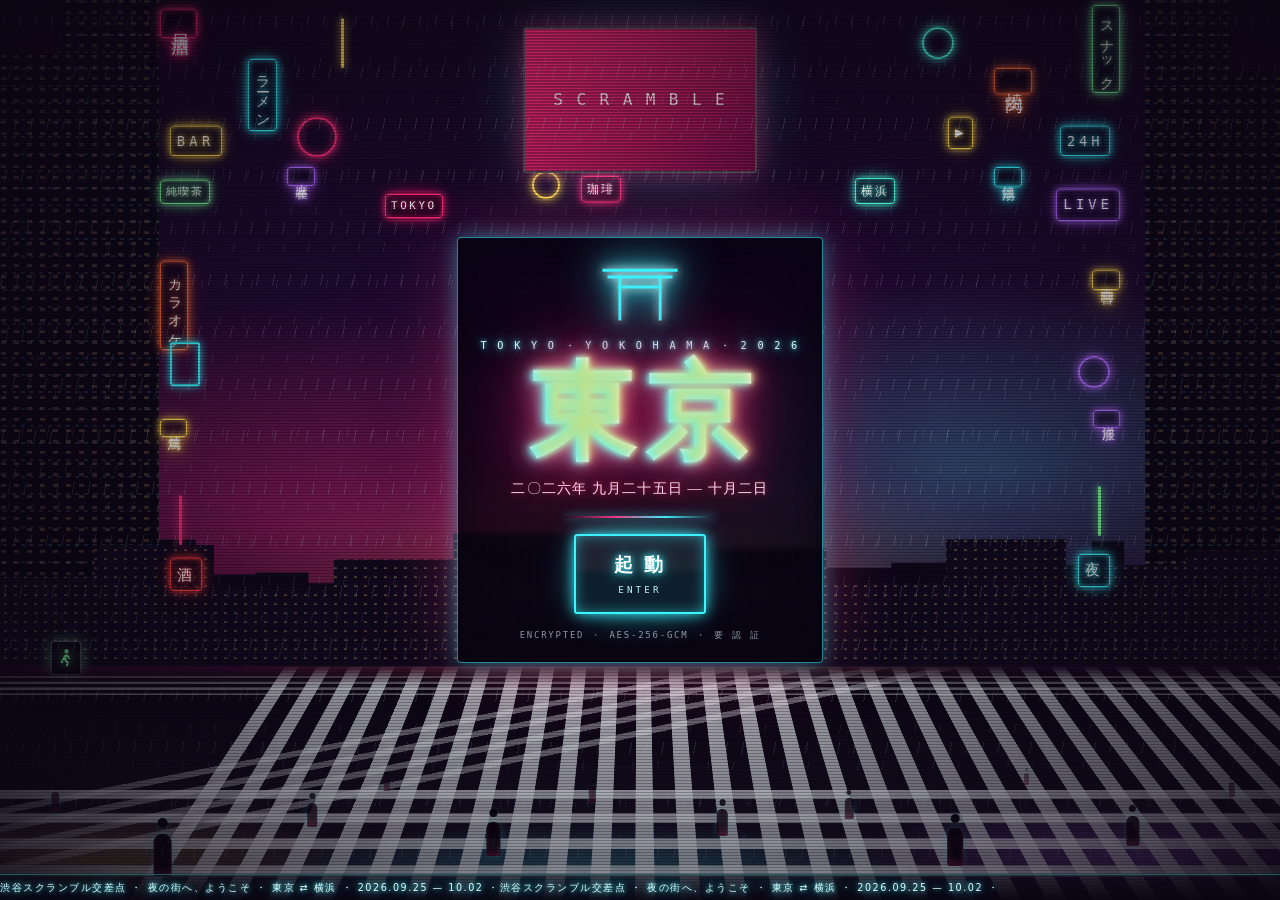
<file: docs/index.html>
<!DOCTYPE html>
<html lang="zh-Hant">
<head>
<meta charset="utf-8">
<meta name="viewport" content="width=device-width, initial-scale=1, viewport-fit=cover">
<!--
  攻擊面最小化：只允許同源資源，無任何第三方來源，
  禁止 inline script／eval、禁止被 iframe 嵌入、禁止表單送出。
-->
<meta http-equiv="Content-Security-Policy" content="
  default-src 'none';
  script-src 'self';
  style-src 'self';
  img-src 'self' data:;
  connect-src 'self';
  font-src 'self';
  base-uri 'none';
  form-action 'none';
  object-src 'none';
  manifest-src 'self'">
<!-- frame-ancestors 依規格只有經 HTTP 標頭下達才有效，而 GitHub Pages 無法自訂標頭；
     防點擊劫持改由 app.js 開頭的 frame guard 負責。 -->
<meta name="robots" content="noindex, nofollow, noarchive, nosnippet, noimageindex">
<meta name="referrer" content="no-referrer">
<meta name="color-scheme" content="light dark">
<meta name="theme-color" content="#0E1B36">
<title>行程</title>
<link rel="stylesheet" href="style.css?v=113bef45">
<link rel="icon" href="data:image/svg+xml,<svg xmlns='http://www.w3.org/2000/svg' viewBox='0 0 32 32'><rect width='32' height='32' rx='7' fill='%230E1B36'/><circle cx='16' cy='9' r='3' fill='%23FF5C7A'/><path d='M16 12 L21 24 L16 21 L11 24 Z' fill='%23FFD166'/></svg>">
</head>
<body>

<!-- 入口畫面：渋谷スクランブル交差点。按下「起動」之後才進解鎖，
     行程在此之前完全不出現。整個場景是 CSS 與 inline SVG 畫的，
     沒有任何外部字型或圖檔（CSP 只允許同源）。 -->
<div id="gate">
  <div class="gate-bg" aria-hidden="true">
    <div class="sc-sky"></div>
    <div class="sc-glow"></div>

    <svg class="sc-skyline" viewBox="0 0 1200 300" preserveAspectRatio="none">
      <path d="M0 300 L0 111 L40 111 L40 165 L108 165 L108 171 L154 171 L154 163 L214 163 L214 216 L266 216 L266 213 L312 213 L312 229 L364 229 L364 234 L392 234 L392 236 L420 236 L420 231 L472 231 L472 256 L532 256 L532 246 L584 246 L584 253 L612 253 L612 264 L664 264 L664 250 L716 250 L716 221 L750 221 L750 206 L818 206 L818 198 L878 198 L878 206 L946 206 L946 230 L992 230 L992 166 L1020 166 L1020 210 L1066 210 L1066 159 L1100 159 L1100 174 L1146 174 L1146 123 L1180 123 L1180 121 L1200 121 L1200 300 Z"/>
    </svg>

    <!-- 掛招牌的暗牆 -->
    <div class="sc-tower sc-tower-l"><div class="sc-win"></div></div>
    <div class="sc-tower sc-tower-r"><div class="sc-win"></div></div>
    <div class="sc-mid"></div>

    <!-- 霓虹招牌牆 -->
    <div class="sc-wall">
      <span class="sc-sign sc-v sc-s1">居酒屋</span>
      <span class="sc-sign sc-v sc-s2">ラーメン</span>
      <span class="sc-tube sc-s3 sc-r2"></span>
      <span class="sc-sign sc-v sc-s4">スナック</span>
      <span class="sc-sign sc-v sc-s5">焼肉</span>
      <span class="sc-ring sc-s6"></span>
      <span class="sc-sign sc-h sc-s7 sc-r2">BAR</span>
      <span class="sc-ring sc-s8 sc-r2"></span>
      <span class="sc-sign sc-h sc-s9 sc-r2">24H</span>
      <span class="sc-sign sc-h sc-s10 sc-r2">▶</span>
      <span class="sc-sign sc-h sc-s11">純喫茶</span>
      <span class="sc-sign sc-v sc-s12">麻雀</span>
      <span class="sc-sign sc-h sc-s13 sc-c">TOKYO</span>
      <span class="sc-ring sc-s14 sc-c"></span>
      <span class="sc-sign sc-h sc-s15 sc-c">珈琲</span>
      <span class="sc-sign sc-h sc-s16 sc-c">横浜</span>
      <span class="sc-sign sc-v sc-s17">銭湯</span>
      <span class="sc-sign sc-h sc-s18">LIVE</span>
      <span class="sc-sign sc-v sc-s19">カラオケ</span>
      <span class="sc-box sc-s20"></span>
      <span class="sc-sign sc-v sc-s21">焼鳥</span>
      <span class="sc-tube sc-s22"></span>
      <span class="sc-sign sc-h sc-s23">酒</span>
      <span class="sc-sign sc-v sc-s24">両替</span>
      <span class="sc-ring sc-s25"></span>
      <span class="sc-sign sc-v sc-s26">洋服</span>
      <span class="sc-tube sc-s27"></span>
      <span class="sc-sign sc-h sc-s28">夜</span>
    </div>

    <!-- 正面大型看板：四張輪播 -->
    <div class="sc-board">
      <div class="sc-screen">
        <div class="sc-reel">
          <div class="sc-slide sc-slide-a">S C R A M B L E</div>
          <div class="sc-slide sc-slide-b">渋 谷</div>
          <div class="sc-slide sc-slide-c">09.25 — 10.02</div>
          <div class="sc-slide sc-slide-d">東 京</div>
          <div class="sc-slide sc-slide-a">S C R A M B L E</div>
        </div>
        <div class="sc-screen-scan"></div>
      </div>
    </div>

    <!-- 行人號誌：青信号 -->
    <div class="sc-signal">
      <svg viewBox="0 0 24 24">
        <circle cx="12.6" cy="4" r="2.5"/>
        <path d="M10.4 8.1 L13.9 7.5 L17.2 12.4 L15.4 13.6 L12.9 10.2 L12.3 13.5 L15.4 17.3 L14.2 22.2 L11.9 21.7 L12.9 17.9 L9.3 14.3 L7.5 18.6 L5.4 17.5 L8.6 11.1 Z"/>
      </svg>
    </div>

    <!-- 路面 -->
    <div class="sc-road">
      <div class="sc-zebra sc-zebra-a"></div>
      <div class="sc-zebra sc-zebra-b"></div>
      <div class="sc-zebra sc-zebra-c"></div>
      <div class="sc-zebra sc-zebra-d"></div>
      <div class="sc-zebra sc-zebra-e"></div>
      <div class="sc-pool"></div>
    </div>

    <!-- 掠過的車燈 -->
    <div class="sc-car sc-car-1"></div>
    <div class="sc-car sc-car-2"></div>
    <div class="sc-car sc-car-3"></div>

    <!-- 人群：奇數往右、偶數往左 -->
    <div class="sc-crowd">
      <span class="ped"><i></i></span>
      <span class="ped"><i></i></span>
      <span class="ped"><i></i></span>
      <span class="ped"><i></i></span>
      <span class="ped"><i></i></span>
      <span class="ped"><i></i></span>
      <span class="ped"><i></i></span>
      <span class="ped"><i></i></span>
      <span class="ped"><i></i></span>
      <span class="ped"><i></i></span>
      <span class="ped"><i></i></span>
      <span class="ped"><i></i></span>
    </div>

    <div class="sc-rain sc-rain-a"></div>
    <div class="sc-rain sc-rain-b"></div>
    <div class="sc-scan"></div>
    <div class="sc-vig"></div>
  </div>

  <div class="gate-inner">
    <div aria-hidden="true" class="gate-torii">
      <svg viewBox="0 0 200 160">
        <g fill="none" stroke="currentColor" stroke-width="7" stroke-linecap="square">
          <path d="M14 34 H186"/>
          <path d="M26 50 H174"/>
          <path d="M52 50 V150"/>
          <path d="M148 50 V150"/>
          <path d="M52 74 H148"/>
        </g>
      </svg>
    </div>
    <p class="gate-kicker">T O K Y O ・ Y O K O H A M A ・ 2 0 2 6</p>
    <h1 class="gate-title" data-text="東京">東京</h1>
    <p class="gate-sub">二〇二六年 九月二十五日 — 十月二日</p>
    <p class="gate-rule" aria-hidden="true"></p>
    <button id="gate-enter" class="gate-enter" type="button">
      <span class="gate-enter-ja">起 動</span>
      <span class="gate-enter-en">ENTER</span>
    </button>
    <p class="gate-foot">ENCRYPTED ・ AES-256-GCM ・ 要 認 証</p>
  </div>

  <p class="sc-ticker" aria-hidden="true">
    <span class="sc-tick">
      <i>渋谷スクランブル交差点 ・ 夜の街へ、ようこそ ・ 東京 ⇄ 横浜 ・ 2026.09.25 — 10.02 ・ </i>
      <i>渋谷スクランブル交差点 ・ 夜の街へ、ようこそ ・ 東京 ⇄ 横浜 ・ 2026.09.25 — 10.02 ・ </i>
    </span>
  </p>
</div>

<!-- 解鎖畫面：資料在通過這一關之前都還是密文 -->
<div id="lock" hidden>
  <div class="lock-card">
    <div class="lock-mark" aria-hidden="true">
      <svg viewBox="0 0 32 32" width="52" height="52">
        <rect width="32" height="32" rx="7" fill="#0E1B36"/>
        <circle cx="16" cy="9" r="3" fill="#FF5C7A"/>
        <path d="M16 12 L21 24 L16 21 L11 24 Z" fill="#FFD166"/>
      </svg>
    </div>
    <h1>行程已加密</h1>
    <p class="lock-hint">輸入密碼以在此裝置上解密。資料不會離開這個瀏覽器。</p>
    <form id="lock-form" autocomplete="off">
      <input id="pass" type="password" placeholder="密碼" autocomplete="current-password"
             spellcheck="false" autocapitalize="none" aria-label="密碼">
      <label class="remember">
        <input type="checkbox" id="remember"> 在此裝置記住密碼
      </label>
      <button type="submit" id="unlock">解鎖</button>
    </form>
    <p id="lock-err" class="lock-err" role="alert"></p>
    <p class="lock-foot">AES-256-GCM ・ PBKDF2-SHA256 600,000 次迭代</p>
  </div>
</div>

<!-- 主畫面 -->
<div id="app" hidden>
  <main id="view"></main>
  <nav id="tabs">
    <!-- 只在桌機的側邊導覽列出現；手機的底部分頁列用 display:none 收起來 -->
    <div class="rail-brand" aria-hidden="true">
      <span class="rail-ja">東京</span>
      <span class="rail-en">2026.09.25 — 10.02</span>
    </div>
    <button data-route="#/home" class="tab">
      <svg viewBox="0 0 24 24" aria-hidden="true"><path d="M7 2v2H4a2 2 0 0 0-2 2v14a2 2 0 0 0 2 2h16a2 2 0 0 0 2-2V6a2 2 0 0 0-2-2h-3V2h-2v2H9V2H7zm13 8v10H4V10h16z"/></svg>
      <span>行程</span>
    </button>
    <button data-route="#/spots" class="tab">
      <svg viewBox="0 0 24 24" aria-hidden="true"><path d="M12 2a10 10 0 1 0 0 20 10 10 0 0 0 0-20zm3.5 6.5-2 5-5 2 2-5 5-2z"/></svg>
      <span>景點</span>
    </button>
    <button data-route="#/checklist" class="tab">
      <svg viewBox="0 0 24 24" aria-hidden="true"><path d="M19 3H5a2 2 0 0 0-2 2v14a2 2 0 0 0 2 2h14a2 2 0 0 0 2-2V5a2 2 0 0 0-2-2zm-9 14-4-4 1.4-1.4L10 14.2l6.6-6.6L18 9l-8 8z"/></svg>
      <span>準備</span>
    </button>
  </nav>
</div>

<script src="app.js?v=d0e4d746"></script>
</body>
</html>
</file>
<file: docs/style.css>
/* 東京2026 — 行程網站。配色沿用 App 的 Material 3 色盤。 */

:root {
  --primary: #1E3A5F;
  --on-primary: #ffffff;
  --secondary: #E8607A;
  --tertiary: #E0A32E;
  --bg: #FBF7F1;
  --on-bg: #1B1A18;
  --surface: #ffffff;
  --on-surface: #1B1A18;
  --surface-variant: #EFE7DA;
  --on-surface-variant: #4A453D;
  --ok: #2FA85F;
  --eat: #C8791E;
  --radius: 18px;
  --shadow: 0 1px 3px rgba(0,0,0,.10), 0 6px 18px rgba(0,0,0,.05);
  --tabbar: 62px;
  --rail: 216px;          /* 桌機左側常駐導覽列的寬度 */
  --content-max: 1500px;  /* 導覽列右側的內容最大寬度 */
}

@media (prefers-color-scheme: dark) {
  :root {
    --primary: #9EC1F0;
    --on-primary: #0B1B2E;
    --secondary: #FF97AA;
    --tertiary: #E0A32E;
    --bg: #14161A;
    --on-bg: #ECE6DE;
    --surface: #1D2026;
    --on-surface: #ECE6DE;
    --surface-variant: #2A2F38;
    --on-surface-variant: #C7C1B8;
    --eat: #E9A94C;
    --shadow: 0 1px 3px rgba(0,0,0,.5), 0 6px 18px rgba(0,0,0,.35);
  }
}

* { box-sizing: border-box; -webkit-tap-highlight-color: transparent; }

/* 圖片一律不得超出容器；未套用尺寸規則時也不會撐破版面 */
img { max-width: 100%; }

/* SVG 沒有明確尺寸時會以預設值撐破版面（.chev 就曾如此）。
   這是保底值，個別規則仍可覆寫。 */
svg { width: 22px; height: 22px; flex: none; }

html, body {
  margin: 0; padding: 0;
  background: var(--bg); color: var(--on-bg);
  font-family: system-ui, -apple-system, "Noto Sans TC", "Hiragino Sans",
               "Microsoft JhengHei", sans-serif;
  line-height: 1.6;
  overscroll-behavior-y: none;
}

button { font: inherit; color: inherit; cursor: pointer; }
a { color: var(--primary); }

/* ---------- 解鎖畫面 ---------- */
#lock {
  position: fixed; inset: 0; z-index: 100;
  display: flex; align-items: center; justify-content: center;
  padding: 24px;
  background: linear-gradient(160deg, #0E1B36, #2B3F7A 60%, #E9827A);
}
.lock-card {
  width: 100%; max-width: 380px;
  background: var(--surface); color: var(--on-surface);
  border-radius: 24px; padding: 32px 26px;
  box-shadow: 0 20px 60px rgba(0,0,0,.4);
  text-align: center;
}
.lock-mark { margin-bottom: 14px; }
.lock-mark svg { width: 52px; height: 52px; }   /* 覆寫全域 svg 保底尺寸 */
.lock-card h1 { margin: 0 0 6px; font-size: 1.3rem; }
.lock-hint { margin: 0 0 20px; font-size: .86rem; color: var(--on-surface-variant); }
#lock-form { display: flex; flex-direction: column; gap: 12px; }
#pass {
  font: inherit; padding: 13px 15px;
  border: 1.5px solid var(--surface-variant); border-radius: 13px;
  background: var(--bg); color: var(--on-bg);
}
#pass:focus { outline: 2px solid var(--primary); outline-offset: 1px; border-color: transparent; }
.remember {
  display: flex; align-items: center; gap: 8px;
  font-size: .82rem; color: var(--on-surface-variant); text-align: left;
}
#unlock {
  padding: 13px; border: 0; border-radius: 13px;
  background: var(--primary); color: var(--on-primary); font-weight: 700;
}
#unlock:disabled { opacity: .6; }
.lock-err { min-height: 1.2em; margin: 12px 0 0; color: var(--secondary); font-size: .85rem; }
.lock-foot { margin: 16px 0 0; font-size: .7rem; color: var(--on-surface-variant); opacity: .75; }

/* ---------- 版面 ---------- */
/* 同一份內容有三套版面，不是同一條窄欄拉長：
     手機（< 700px）   單欄 ＋ 底部分頁列
     平板（≥ 700px）   卡片並排成兩欄
     桌機（≥ 1024px）  分頁列換成左側常駐導覽列，內容拆成主欄＋側欄
   變寬時是靠重新排版把空間吃掉。照片一律 object-fit: cover 裁切、主視覺再加
   高度上限，所以任何寬度下都是重新構圖而不是被拉成變形的一條。
   實際的斷點規則集中在檔案末尾的「自適應版面」一節。 */
#app { margin: 0 auto; }
#view { padding-bottom: calc(var(--tabbar) + env(safe-area-inset-bottom) + 16px); }

#tabs {
  position: fixed; left: 0; right: 0; bottom: 0; z-index: 50;
  display: flex; background: var(--surface);
  border-top: 1px solid var(--surface-variant);
  padding-bottom: env(safe-area-inset-bottom);
}

/* 導覽列在手機上只是分頁列，展開成側欄時才需要這塊標題 */
.rail-brand { display: none; }
.tab {
  flex: 1; border: 0; background: none;
  display: flex; flex-direction: column; align-items: center; gap: 2px;
  padding: 8px 0 6px; color: var(--on-surface-variant); font-size: .7rem;
}
.tab svg { width: 23px; height: 23px; fill: currentColor; }
.tab[aria-current="page"] { color: var(--primary); font-weight: 700; }

/* ---------- 主視覺 ---------- */
.hero { position: relative; aspect-ratio: 39 / 21; overflow: hidden; }
.hero.small { aspect-ratio: 179 / 75; }
/* 有照片時是 <img>，沒有照片時是漸層的 <div class="noimg">，兩者都要撐滿 */
.hero img, .hero .noimg { width: 100%; height: 100%; object-fit: cover; display: block; }
/* 無實景照也找不到合適授權圖的景點：手繪風格插畫置中於暖色底 */
.illus-spot { display: flex; align-items: center; justify-content: center; }
.illus-spot svg {
  width: 46%; height: 46%; fill: none; stroke: #6B4A3D;
  stroke-width: 3; stroke-linecap: round; stroke-linejoin: round; opacity: .78;
}
.hero .scrim {
  position: absolute; inset: 0;
  background: linear-gradient(to bottom,
    transparent 0%, rgba(0,0,0,.18) 32%, rgba(0,0,0,.52) 66%, rgba(0,0,0,.76) 100%);
}
.hero .cap { position: absolute; left: 20px; bottom: 16px; right: 20px; color: #fff; }
.hero .cap h1 { margin: 0; font-size: 1.35rem; }
.hero .cap h2 { margin: 0; font-size: 1.05rem; }
.hero .cap p { margin: 2px 0 0; font-size: .85rem; opacity: .92; }
.hero .corner { position: absolute; top: 12px; right: 12px; }

/* ---------- 元件 ---------- */
.card {
  background: var(--surface); border-radius: var(--radius);
  margin: 12px 16px; box-shadow: var(--shadow); overflow: hidden;
}
.card.tap { cursor: pointer; }
.card-pad { padding: 16px; }

.card-title {
  display: flex; align-items: center; gap: 8px;
  font-weight: 700; margin-bottom: 10px;
}
.card-title::before {
  content: ""; width: 4px; height: 18px; border-radius: 2px;
  background: var(--accent, var(--primary));
}

.pill {
  display: inline-block; padding: 4px 10px; border-radius: 999px;
  font-size: .74rem; font-weight: 500; white-space: nowrap;
}
.row { display: flex; gap: 8px; align-items: center; }
.wrap { flex-wrap: wrap; }
.scroll-x {
  display: flex; gap: 8px; overflow-x: auto; padding-bottom: 4px;
  scrollbar-width: none;
}
.scroll-x::-webkit-scrollbar { display: none; }

.section-title {
  margin: 20px 20px 2px; font-size: 1.15rem; font-weight: 700;
}

ul.bullets { margin: 0; padding: 0; list-style: none; }
ul.bullets li {
  display: flex; gap: 6px; margin-bottom: 8px; font-size: .9rem; line-height: 1.55;
}
ul.bullets li::before { content: attr(data-b); flex: none; opacity: .85; }
ul.bullets li:last-child { margin-bottom: 0; }

.stats { display: flex; gap: 10px; margin: 16px; }
.stat {
  flex: 1; background: var(--surface); border-radius: 16px;
  padding: 14px; box-shadow: var(--shadow);
}
.stat b { display: block; font-size: 1.3rem; }
.stat span { font-size: .74rem; color: var(--on-surface-variant); }

/* 展開／收合 */
details.exp { background: var(--surface); }
details.exp > summary {
  list-style: none; cursor: pointer; padding: 16px;
  display: flex; align-items: center; gap: 8px; font-weight: 700;
}
details.exp > summary::-webkit-details-marker { display: none; }
details.exp > summary::before {
  content: ""; width: 4px; height: 18px; border-radius: 2px;
  background: var(--accent, var(--primary)); flex: none;
}
details.exp > summary .chev {
  margin-left: auto; flex: none; width: 22px; height: 22px;
  fill: var(--on-surface-variant); transition: transform .18s;
}
details.exp[open] > summary .chev { transform: rotate(180deg); }
details.exp .body { padding: 0 16px 16px; }

/* 行程動線 */
.timeline { padding: 4px 0; }
.leg {
  display: flex; gap: 10px; padding: 8px 16px;
  font-size: .82rem; color: var(--on-surface-variant);
}
.leg .line { flex: none; width: 2px; background: var(--surface-variant); margin-left: 15px; }
.stop { display: flex; gap: 12px; padding: 4px 16px 4px; }
.stop .time {
  flex: none; width: 46px; font-weight: 700; color: var(--primary); font-size: .86rem; padding-top: 2px;
}
.stop .body { flex: 1; min-width: 0; }
.stop-name { font-weight: 700; margin-top: 6px; }
.stop-sub { font-size: .78rem; color: var(--on-surface-variant); }
.stop-tags { margin-top: 6px; display: flex; gap: 6px; align-items: center; flex-wrap: wrap; }
.stop img, .stop .noimg {
  width: 100%; aspect-ratio: 67 / 23; object-fit: cover; border-radius: 12px; display: block;
  background: var(--surface-variant);
}

/* 首頁日卡片裡的橫向縮圖（96px 寬的格子） */
.thumb {
  width: 100%; height: 60px; object-fit: cover; border-radius: 12px; display: block;
  background: var(--surface-variant);
}

/* 搜尋 */
.searchbar { padding: 12px 16px 4px; }
.searchbar input {
  width: 100%; font: inherit; padding: 12px 14px;
  border: 1.5px solid var(--surface-variant); border-radius: 13px;
  background: var(--surface); color: var(--on-surface);
}
.searchbar input:focus { outline: 2px solid var(--primary); outline-offset: 1px; }

.chips { display: flex; gap: 7px; overflow-x: auto; padding: 10px 16px; scrollbar-width: none; }
.chips::-webkit-scrollbar { display: none; }
.chip {
  border: 1.5px solid var(--surface-variant); background: var(--surface);
  border-radius: 999px; padding: 6px 13px; font-size: .8rem; white-space: nowrap;
}
.chip[aria-pressed="true"] { background: var(--primary); color: var(--on-primary); border-color: var(--primary); }

/* 景點列 */
.spot-row { display: flex; gap: 12px; align-items: center; padding: 10px 16px; }
.spot-row img, .spot-row .noimg {
  width: 66px; height: 66px; flex: none; object-fit: cover; border-radius: 13px;
  background: var(--surface-variant);
}
.spot-row .meta { flex: 1; min-width: 0; }
.spot-row .meta b { display: block; }
.spot-row .meta small { color: var(--on-surface-variant); }

/* 頂列 */
.topbar {
  position: sticky; top: 0; z-index: 20;
  display: flex; align-items: center; gap: 6px;
  padding: 10px 8px; background: var(--bg);
  border-bottom: 1px solid var(--surface-variant);
}
.topbar h2 { flex: 1; margin: 0; font-size: 1.02rem; min-width: 0;
  overflow: hidden; text-overflow: ellipsis; white-space: nowrap; }
.iconbtn {
  border: 0; background: none; padding: 8px; border-radius: 50%;
  display: inline-flex; line-height: 0;
}
.iconbtn svg { width: 23px; height: 23px; fill: currentColor; }
.iconbtn:hover { background: var(--surface-variant); }

/* 動作按鈕 */
.actions { display: flex; gap: 10px; padding: 16px; }
.btn {
  flex: 1; border: 0; border-radius: 14px; padding: 11px 8px;
  display: inline-flex; align-items: center; justify-content: center; gap: 6px;
  font-size: .88rem; font-weight: 600; text-decoration: none;
  background: var(--primary); color: var(--on-primary);
}
.btn.outline { background: transparent; color: var(--primary); box-shadow: inset 0 0 0 1.5px var(--primary); }
.btn.gold { background: var(--tertiary); color: #1B1A18; }
.btn svg { width: 17px; height: 17px; fill: currentColor; }

/* 清單 */
.check-item { display: flex; gap: 12px; padding: 12px 16px; align-items: flex-start; }
.check-item .box {
  flex: none; width: 22px; height: 22px; border-radius: 6px; margin-top: 2px;
  border: 2px solid var(--on-surface-variant); display: grid; place-items: center;
}
.check-item[aria-checked="true"] .box { background: var(--ok); border-color: var(--ok); }
.check-item[aria-checked="true"] .box svg { display: block; }
.check-item .box svg { display: none; width: 14px; height: 14px; fill: #fff; }
.check-item[aria-checked="true"] .txt { text-decoration: line-through; opacity: .55; }
.check-item .txt { font-size: .9rem; }

.bar { height: 8px; border-radius: 4px; background: var(--primary); opacity: .78; }
.bar-track { flex: 1; height: 8px; border-radius: 4px; background: var(--surface-variant); overflow: hidden; }

.foot { padding: 20px; font-size: .78rem; color: var(--on-surface-variant); }
.credit { padding: 6px 20px 0; font-size: .72rem; color: var(--on-surface-variant); }

/* ============ 主視覺插畫 ============ */
.hero.illus { background: #F3D9C8; }
.hero.illus img { object-position: center 38%; }
/* 插畫底部是淺色波紋，需要比照片更深的漸層才壓得住白字 */
.hero.illus .scrim {
  background: linear-gradient(to bottom,
    transparent 0%, rgba(30, 42, 58, .10) 40%,
    rgba(30, 42, 58, .48) 74%, rgba(22, 32, 46, .74) 100%);
}
.hero.illus .cap { text-shadow: 0 1px 8px rgba(20, 28, 40, .55); }
.hero.zoomable { cursor: zoom-in; }

/* ============ 打卡進度環 ============ */
.ringwrap { line-height: 0; }
.ring { width: 46px; height: 46px; }
.ring .track { fill: none; stroke: var(--surface-variant); stroke-width: 5; }
.ring .fill {
  fill: none; stroke: var(--primary); stroke-width: 5; stroke-linecap: round;
  transform: rotate(-90deg); transform-origin: 50% 50%;
  transition: stroke-dashoffset .9s cubic-bezier(.2,.8,.2,1);
}
.ring .rt {
  font-size: 13px; font-weight: 700; fill: var(--on-surface);
  text-anchor: middle; dominant-baseline: central;
}
.accent-gold { color: var(--tertiary); }
.accent-pink { color: var(--secondary); }

/* ============ 色系提示清單 ============ */
ul.notes { margin: 0; padding: 0; list-style: none; }
ul.notes li {
  display: flex; gap: 9px; align-items: flex-start;
  padding: 7px 0; font-size: .88rem; line-height: 1.6;
}
ul.notes li + li { border-top: 1px solid color-mix(in srgb, var(--on-surface-variant) 14%, transparent); }
.note-lead { display: block; font-weight: 700; margin-bottom: 2px; }
.ni { width: 17px; height: 17px; flex: none; margin-top: 3px; }

/* ============ 重點格線 ============ */
dl.facts {
  display: grid; grid-template-columns: auto 1fr; gap: 9px 12px;
  margin: 0; align-items: baseline;
}
dl.facts dt {
  display: flex; align-items: center; gap: 6px;
  font-size: .8rem; font-weight: 600; color: var(--on-surface-variant); white-space: nowrap;
}
dl.facts dd { margin: 0; font-size: .88rem; line-height: 1.55; }
.fi { width: 16px; height: 16px; flex: none; }

/* ============ 可收合區塊 ============ */
details.exp > summary .eh { width: 19px; height: 19px; flex: none; }
details.exp > summary .et { font-weight: 700; }
details.exp > summary::before { display: none; }
details.exp .body { animation: slidein .22s ease; }
@keyframes slidein { from { opacity: 0; transform: translateY(-5px); } to { opacity: 1; transform: none; } }

/* ============ 移動時間長條 ============ */
.barrow { display: flex; gap: 8px; align-items: center; margin-bottom: 9px; }
.blabel { width: 30px; font-weight: 700; color: var(--primary); font-size: .8rem; }
.bval { font-size: .78rem; color: var(--on-surface-variant); width: 50px; text-align: right; }
.bar { width: 0; transition: width .8s cubic-bezier(.2,.8,.2,1); }

.dsum { font-size: .84rem; color: var(--on-surface-variant); margin-top: 2px; }
.hint {
  margin: 10px 0 0; font-size: .78rem; line-height: 1.5;
  color: var(--on-surface-variant);
}

/* ============ 文字截斷，維持可掃讀 ============ */
.clamp2 {
  display: -webkit-box; -webkit-line-clamp: 2; -webkit-box-orient: vertical;
  overflow: hidden;
}

/* ============ 互動回饋 ============ */
.tap, .card.tap, details.exp > summary, .chip, .btn, .spot-row, .check-item, .stop {
  transition: transform .12s ease, background-color .15s ease, box-shadow .15s ease;
}
.tap:active, .card.tap:active, .btn:active, .stat.tap:active { transform: scale(.977); }
.spot-row:active, .check-item:active, .stop:active { background: var(--surface-variant); }
details.exp > summary:active { background: color-mix(in srgb, var(--accent) 8%, transparent); }

#view { opacity: 0; transform: translateY(6px); }
#view.in { opacity: 1; transform: none; transition: opacity .24s ease, transform .24s ease; }

@media (prefers-reduced-motion: reduce) {
  *, *::before, *::after { animation-duration: .01ms !important; transition-duration: .01ms !important; }
  #view { opacity: 1; transform: none; }
  .bar { transition: none; }
}

/* ============ 照片全螢幕 ============ */
.lb {
  position: fixed; inset: 0; z-index: 200;
  display: flex; flex-direction: column; align-items: center; justify-content: center;
  gap: 12px; padding: 20px; background: rgba(10, 10, 14, .93);
  opacity: 0; transition: opacity .2s ease; cursor: zoom-out;
}
.lb.on { opacity: 1; }
.lb img {
  max-width: 100%; max-height: 76vh; border-radius: 12px;
  transform: scale(.97); transition: transform .22s cubic-bezier(.2,.8,.2,1);
}
.lb.on img { transform: none; }
.lb-c { margin: 0; color: #d8d2ca; font-size: .74rem; text-align: center; }
.lb-x { position: absolute; top: 12px; right: 12px; color: #fff; }

/* ---------- 入口畫面：渋谷スクランブル交差点 ----------
   一整面霓虹招牌牆、透視路口、來回穿越的人群。

   全部以 CSS 與 inline SVG 繪製：CSP 的 default-src 'none' 不允許任何外部
   字型或圖檔。霓虹是疊出來的 —— 燈管的白心用 text-shadow 的第一層，外圈色暈
   用後面幾層，管身則是 box-shadow 的內外兩道。招牌的位置與顏色寫在檔尾的
   位置表，HTML 那 28 個 span 與這份表由同一份資料產生，不會對不起來。

   會動的東西只改 transform／opacity，而且全部收在 prefers-reduced-motion:
   no-preference 裡：關掉動畫後仍是一張完整的夜景，不是空畫面。 */

#gate {
  position: fixed; inset: 0; z-index: 200;
  display: flex; align-items: center; justify-content: center;
  overflow: hidden;
  background: #0B0512;
  color: #EAF6FF;
  opacity: 1;
  transition: opacity .38s ease, transform .38s ease;
}
#gate.out { opacity: 0; transform: scale(1.06); pointer-events: none; }

/* 場景層。畫的先後就是前後關係：天空 → 天際線 → 樓 → 招牌 → 路面 →
   車燈 → 人群 → 雨 → 掃描線 → 暗角，不另外排 z-index。 */
.gate-bg { position: absolute; inset: 0; overflow: hidden; }

/* 夜空不是純黑：整條街的霓虹會把低空染成紫紅色 */
.sc-sky {
  position: absolute; inset: 0;
  background: linear-gradient(to bottom,
    #14081F 0%, #1E0A30 30%, #2E0C38 56%, #1A0820 76%, #0B0512 100%);
}
.sc-glow {
  position: absolute; inset: 0;
  background:
    radial-gradient(ellipse 62% 34% at 22% 58%, rgba(255,45,120,.34), transparent 70%),
    radial-gradient(ellipse 54% 30% at 78% 52%, rgba(56,245,255,.24), transparent 70%),
    radial-gradient(ellipse 48% 26% at 50% 68%, rgba(255,216,77,.20), transparent 70%);
}

.sc-skyline {
  position: absolute; left: -4%; right: -4%; bottom: 30%;
  width: 108%; height: 22%;
  fill: #0E0819;
}

/* 樓體只是掛招牌的暗牆：窗光刻意壓到很暗，主角是招牌 */
.sc-tower {
  position: absolute;
  background: linear-gradient(to bottom, rgba(14,8,26,.94), rgba(9,5,17,.98));
  overflow: hidden;
}
.sc-tower-l {
  left: -4vw; top: 0; width: min(34vw, 210px); height: 74%;
  clip-path: polygon(0 8%, 52% 8%, 52% 0, 100% 0, 100% 100%, 0 100%);
}
.sc-tower-r {
  right: -4vw; top: 0; width: min(30vw, 186px); height: 74%;
  clip-path: polygon(0 0, 46% 0, 46% 11%, 100% 11%, 100% 100%, 0 100%);
}
.sc-win { position: absolute; inset: 0; }
.sc-win::before, .sc-win::after { content: ''; position: absolute; inset: 0; }
.sc-win::before {
  background-image: repeating-linear-gradient(to bottom,
    rgba(255,206,138,.22) 0 3px, transparent 3px 11px);
  mask-image: repeating-linear-gradient(to right, #000 0 5px, transparent 5px 13px);
  -webkit-mask-image: repeating-linear-gradient(to right, #000 0 5px, transparent 5px 13px);
}
.sc-win::after {
  background-image: repeating-linear-gradient(to bottom,
    rgba(120,222,255,.16) 0 2px, transparent 2px 17px);
  mask-image: repeating-linear-gradient(to right, #000 0 4px, transparent 4px 9px);
  -webkit-mask-image: repeating-linear-gradient(to right, #000 0 4px, transparent 4px 9px);
}
/* 地平線上的街廓 */
.sc-mid {
  position: absolute; left: -2%; right: -2%; bottom: 26%; height: 16%;
  background: #100A1E;
  clip-path: polygon(
    0 38%, 9% 38%, 9% 16%, 18% 16%, 18% 46%, 27% 46%, 27% 26%, 36% 26%,
    36% 8%, 45% 8%, 45% 34%, 55% 34%, 55% 18%, 64% 18%, 64% 42%, 73% 42%,
    73% 12%, 82% 12%, 82% 30%, 91% 30%, 91% 20%, 100% 20%, 100% 100%, 0 100%);
}
.sc-mid::before {
  content: ''; position: absolute; inset: 0;
  background-image: repeating-linear-gradient(to bottom,
    rgba(255,206,138,.30) 0 2px, transparent 2px 9px);
  mask-image: repeating-linear-gradient(to right, #000 0 3px, transparent 3px 10px);
  -webkit-mask-image: repeating-linear-gradient(to right, #000 0 3px, transparent 3px 10px);
}

/* ---- 霓虹招牌 ----
   白心＋色暈才像燈管：文字給白色，發光全交給 text-shadow 的三層色暈；
   外框與管身用 box-shadow 的內外兩道。顏色統一走 --c。 */
/* 招牌牆有上限寬度：招牌位置是百分比，在寬螢幕上會被推到左右兩邊，
   中間空出一大塊。限寬之後整面牆維持在中央，兩側交給大樓的窗光。 */
.sc-wall {
  position: absolute; top: 0; bottom: 0; left: 50%;
  width: min(100%, 980px);
  transform: translateX(-50%);
}
.sc-sign {
  position: absolute;
  padding: .5em .44em;
  border: 1.5px solid var(--c);
  border-radius: 3px;
  background: rgba(9,5,20,.5);
  color: #FFFFFF;
  line-height: 1.06;
  letter-spacing: .16em;
  white-space: nowrap;
  box-shadow: 0 0 7px var(--c), 0 0 20px -5px var(--c), inset 0 0 9px -2px var(--c);
  text-shadow: 0 0 4px var(--c), 0 0 11px var(--c), 0 0 26px var(--c);
}
.sc-v {
  writing-mode: vertical-rl;
  font-family: "Hiragino Mincho ProN", "Yu Mincho", YuMincho,
               "Noto Serif JP", "Noto Serif TC", serif;
}
.sc-h { font-family: ui-monospace, SFMono-Regular, Menlo, Consolas, monospace; }
/* 無字的純燈管：霓虹街上本來就有一堆只是形狀的燈 */
.sc-ring {
  position: absolute; aspect-ratio: 1;
  border: 2.5px solid var(--c); border-radius: 50%;
  box-shadow: 0 0 9px var(--c), 0 0 26px -7px var(--c), inset 0 0 11px -3px var(--c);
}
.sc-box {
  position: absolute;
  border: 2px solid var(--c); border-radius: 2px;
  box-shadow: 0 0 9px var(--c), inset 0 0 13px -4px var(--c);
}
.sc-tube {
  position: absolute;
  border-radius: 3px; background: var(--c);
  box-shadow: 0 0 9px var(--c), 0 0 24px -4px var(--c);
}

/* ---- 正面大型看板 ---- */
.sc-board {
  position: absolute; left: 50%; top: 3%;
  width: min(40vw, 26vh, 250px); aspect-ratio: 16 / 10;
  transform: translateX(-50%);
}
.sc-screen {
  position: absolute; inset: 0;
  overflow: hidden;
  border: 2px solid rgba(255,255,255,.28);
  border-radius: 3px;
  background: #0B0512;
  box-shadow: 0 0 26px rgba(255,45,120,.45), 0 0 70px -10px rgba(56,245,255,.35);
}
/* 五張投影片、最後一張與第一張相同：捲到底接回起點時不會倒帶 */
.sc-reel { display: flex; flex-direction: column; height: 500%; }
.sc-slide {
  display: flex; align-items: center; justify-content: center;
  height: 20%; padding: 0 6%;
  text-align: center;
  font-size: clamp(.62rem, 3vw, 1rem);
  letter-spacing: .12em;
}
.sc-slide-a {
  background: linear-gradient(135deg, #FF2D78, #6E0F45);
  font-family: ui-monospace, SFMono-Regular, Menlo, Consolas, monospace;
  color: #FFF3F8;
}
.sc-slide-b {
  background: linear-gradient(135deg, #0B4A5E, #38F5FF);
  font-family: "Hiragino Mincho ProN", "Yu Mincho", YuMincho,
               "Noto Serif JP", "Noto Serif TC", serif;
  font-size: clamp(1rem, 5.5vw, 1.9rem);
  color: #04121A;
}
.sc-slide-c {
  background: linear-gradient(135deg, #2A0C38, #0B0512);
  font-family: ui-monospace, SFMono-Regular, Menlo, Consolas, monospace;
  color: #38F5FF;
}
.sc-slide-d {
  background: linear-gradient(135deg, #FFD84D, #A85A0B);
  font-family: "Hiragino Mincho ProN", "Yu Mincho", YuMincho,
               "Noto Serif JP", "Noto Serif TC", serif;
  font-size: clamp(1rem, 5.5vw, 1.9rem);
  color: #1B1200;
}
.sc-screen-scan {
  position: absolute; inset: 0;
  background: repeating-linear-gradient(to bottom,
    rgba(0,0,0,.32) 0 1px, transparent 1px 3px);
}

/* ---- 行人號誌 ---- */
.sc-signal {
  position: absolute; left: 4vw; bottom: 25%;
  display: flex; align-items: center; justify-content: center;
  width: 30px; height: 34px;
  border: 1px solid rgba(234,246,255,.32);
  border-radius: 3px;
  background: #0B0512;
  box-shadow: 0 0 16px -2px rgba(124,255,155,.7);
}
.sc-signal::after {
  content: ''; position: absolute; top: 100%; left: 50%;
  width: 2px; height: 44px;
  transform: translateX(-50%);
  background: linear-gradient(to bottom, rgba(234,246,255,.22), transparent);
}
.sc-signal svg {
  width: 20px; height: 24px;
  fill: #7CFF9B;
  filter: drop-shadow(0 0 6px rgba(124,255,155,.95));
}

/* ---- 路面 ----
   整塊平面用 rotateX 壓成地面，子元素在平面座標裡排：下緣是眼前、上緣是遠處。
   俯角刻意只有 48 度：角度再大，整條路就會被壓成畫面最下緣的一條細帶。 */
.sc-road {
  position: absolute; left: -55%; right: -55%; bottom: 0; height: 56%;
  background: linear-gradient(to top, #1A1226 0%, #0E0819 76%, #0B0512 100%);
  transform: perspective(850px) rotateX(48deg);
  transform-origin: 50% 100%;
  mask-image: linear-gradient(to bottom, transparent 0%, #000 12%);
  -webkit-mask-image: linear-gradient(to bottom, transparent 0%, #000 12%);
  overflow: hidden;
}
.sc-zebra { position: absolute; }
/* 兩條縱向、兩條橫向、一條對角 —— 湊齊才是スクランブル的形狀 */
.sc-zebra-a {
  left: 31%; right: 41%; top: 0; bottom: 0;
  background: repeating-linear-gradient(to right,
    rgba(245,250,255,.72) 0 20px, transparent 20px 46px);
}
.sc-zebra-b {
  left: 60%; right: 12%; top: 0; bottom: 0;
  background: repeating-linear-gradient(to right,
    rgba(245,250,255,.66) 0 20px, transparent 20px 46px);
}
.sc-zebra-c {
  left: 0; right: 0; top: 62%; height: 34%;
  background: repeating-linear-gradient(to bottom,
    rgba(245,250,255,.68) 0 18px, transparent 18px 46px);
}
.sc-zebra-d {
  left: 0; right: 0; top: 6%; height: 11%;
  background: repeating-linear-gradient(to bottom,
    rgba(245,250,255,.38) 0 7px, transparent 7px 17px);
}
.sc-zebra-e {
  left: -8%; right: -8%; top: 12%; height: 30%;
  transform: rotate(-22deg);
  background: repeating-linear-gradient(to bottom,
    rgba(245,250,255,.42) 0 14px, transparent 14px 38px);
}
/* 濕柏油：一整排招牌在地上化成一攤攤顏色 */
.sc-pool {
  position: absolute; inset: 0;
  background:
    radial-gradient(ellipse 20% 30% at 10% 74%, rgba(255,45,120,.55), transparent 72%),
    radial-gradient(ellipse 16% 26% at 27% 88%, rgba(255,216,77,.44), transparent 72%),
    radial-gradient(ellipse 20% 30% at 48% 96%, rgba(56,245,255,.44), transparent 72%),
    radial-gradient(ellipse 16% 26% at 70% 86%, rgba(176,107,255,.44), transparent 72%),
    radial-gradient(ellipse 20% 30% at 90% 74%, rgba(124,255,155,.40), transparent 72%);
  mix-blend-mode: screen;
}

/* ---- 掠過的車燈 ---- */
.sc-car { position: absolute; left: 0; height: 3px; width: 30vw; border-radius: 3px; opacity: 0; }
.sc-car-1 {
  bottom: 23%;
  background: linear-gradient(to right, transparent,
    rgba(255,90,130,.9) 60%, rgba(255,236,242,1) 86%, transparent);
}
.sc-car-2 {
  bottom: 25.5%; height: 4px; width: 38vw;
  background: linear-gradient(to left, transparent,
    rgba(140,230,255,.85) 60%, rgba(255,255,255,1) 88%, transparent);
}
.sc-car-3 {
  bottom: 21%; height: 2px; width: 24vw;
  background: linear-gradient(to right, transparent,
    rgba(255,216,77,.8) 66%, rgba(255,247,224,1) 90%, transparent);
}

/* ---- 人群 ----
   剪影只有身體與頭，這個尺寸畫五官只會糊成一團。
   左右位移放在 .ped、上下的步伐放在裡面的 <i>，兩個 transform 才不會打架。 */
.sc-crowd { position: absolute; left: 0; right: 0; bottom: 24px; height: 22%; }
.ped { position: absolute; left: 0; aspect-ratio: .42; }
.ped i {
  position: relative; display: block;
  width: 100%; height: 100%;
  background: #05030C;
  border-radius: 42% 42% 16% 16% / 22% 22% 8% 8%;
  box-shadow: 0 0 8px -1px rgba(56,245,255,.55), inset 0 -5px 8px -2px rgba(255,45,120,.45);
}
.ped i::before {
  content: ''; position: absolute; left: 50%; top: -38%;
  width: 56%; aspect-ratio: 1;
  transform: translateX(-50%);
  border-radius: 50%;
  background: inherit;
  box-shadow: 0 0 6px -1px rgba(56,245,255,.5);
}
/* 每個人的深度：越遠越小、越淡、走得越慢。靜態時 translateX 讓他們散在路口，
   動畫一跑就會被 keyframes 蓋過去。 */
.ped:nth-child(1 ) { bottom: 0%;   height: 42px; opacity: 0.98; transform: translateX(12vw); animation-duration: 11s; animation-delay: -1s; }
.ped:nth-child(2 ) { bottom: 5%;   height: 38px; opacity: 0.95; transform: translateX(74vw); animation-duration: 13s; animation-delay: -8s; }
.ped:nth-child(3 ) { bottom: 10%;  height: 34px; opacity: 0.92; transform: translateX(38vw); animation-duration: 12s; animation-delay: -5s; }
.ped:nth-child(4 ) { bottom: 15%;  height: 30px; opacity: 0.88; transform: translateX(88vw); animation-duration: 16s; animation-delay: -3s; }
.ped:nth-child(5 ) { bottom: 20%;  height: 27px; opacity: 0.84; transform: translateX(56vw); animation-duration: 14s; animation-delay: -11s; }
.ped:nth-child(6 ) { bottom: 25%;  height: 24px; opacity: 0.79; transform: translateX(24vw); animation-duration: 18s; animation-delay: -6s; }
.ped:nth-child(7 ) { bottom: 29%;  height: 21px; opacity: 0.74; transform: translateX(66vw); animation-duration: 15s; animation-delay: -13s; }
.ped:nth-child(8 ) { bottom: 33%;  height: 19px; opacity: 0.69; transform: translateX(4vw); animation-duration: 20s; animation-delay: -2s; }
.ped:nth-child(9 ) { bottom: 37%;  height: 17px; opacity: 0.64; transform: translateX(46vw); animation-duration: 17s; animation-delay: -15s; }
.ped:nth-child(10) { bottom: 40%;  height: 15px; opacity: 0.59; transform: translateX(96vw); animation-duration: 22s; animation-delay: -9s; }
.ped:nth-child(11) { bottom: 43%;  height: 14px; opacity: 0.55; transform: translateX(30vw); animation-duration: 19s; animation-delay: -17s; }
.ped:nth-child(12) { bottom: 46%;  height: 12px; opacity: 0.5; transform: translateX(80vw); animation-duration: 24s; animation-delay: -4s; }

/* ---- 雨 ----
   一層漸層當雨絲、一層遮罩切成一根根；位移剛好一個週期，接縫看不出來。 */
.sc-rain {
  position: absolute; left: -20%; right: -20%; top: -10%; bottom: -10%;
  transform: skewX(-11deg);
}
.sc-rain-a {
  background-image: repeating-linear-gradient(to bottom,
    rgba(214,238,255,.16) 0 12px, transparent 12px 52px);
  mask-image: repeating-linear-gradient(to right, #000 0 1px, transparent 1px 16px);
  -webkit-mask-image: repeating-linear-gradient(to right, #000 0 1px, transparent 1px 16px);
}
.sc-rain-b {
  background-image: repeating-linear-gradient(to bottom,
    rgba(214,238,255,.10) 0 9px, transparent 9px 37px);
  mask-image: repeating-linear-gradient(to right, #000 0 1px, transparent 1px 25px);
  -webkit-mask-image: repeating-linear-gradient(to right, #000 0 1px, transparent 1px 25px);
}

.sc-scan {
  position: absolute; inset: 0;
  background: repeating-linear-gradient(to bottom,
    rgba(0,0,0,.26) 0 1px, transparent 1px 3px);
  mix-blend-mode: multiply;
}
.sc-vig {
  position: absolute; inset: 0;
  background: radial-gradient(ellipse at 50% 46%,
    transparent 34%, rgba(11,5,18,.58) 78%, rgba(11,5,18,.92) 100%);
}

/* ---- 中央招牌 ----
   背後是一整面亮招牌，文字非得有自己的燈箱才讀得出來。 */
.gate-inner {
  position: relative; z-index: 10;
  padding: 18px 22px 20px;
  text-align: center;
  border: 1.5px solid rgba(56,245,255,.55);
  border-radius: 4px;
  background: rgba(8,4,17,.7);
  box-shadow: 0 0 22px -2px rgba(56,245,255,.5), 0 0 80px -20px rgba(255,45,120,.6),
              inset 0 0 44px rgba(8,4,17,.9);
  backdrop-filter: blur(3px);
  -webkit-backdrop-filter: blur(3px);
}

.gate-torii {
  width: clamp(62px, 15vw, 84px);
  margin: 0 auto 6px;
  color: #38F5FF;
}
.gate-torii svg {          /* 覆寫全域 svg 22px 保底尺寸 */
  width: 100%; height: auto;
  filter: drop-shadow(0 0 4px rgba(255,255,255,.9))
          drop-shadow(0 0 10px rgba(56,245,255,1))
          drop-shadow(0 0 26px rgba(56,245,255,.7));
}

.gate-kicker {
  margin: 0 0 8px;
  font-family: ui-monospace, SFMono-Regular, Menlo, Consolas, monospace;
  font-size: clamp(.5rem, 1.7vw, .64rem); letter-spacing: clamp(.1em, .5vw, .22em);
  color: #EAFDFF;
  text-shadow: 0 0 4px #38F5FF, 0 0 12px #38F5FF, 0 0 28px rgba(56,245,255,.8);
}

/* 標題就是整條街最大的一塊霓虹：白心、桃紅色暈，外加一層青色的管影 */
.gate-title {
  position: relative;
  margin: 0;
  font-family: "Hiragino Mincho ProN", "Yu Mincho", YuMincho,
               "Noto Serif JP", "Noto Serif TC", "Songti TC", serif;
  font-size: clamp(3.4rem, 17vw, 6.6rem);
  font-weight: 600;
  line-height: 1;
  letter-spacing: .1em;
  text-indent: .1em;              /* 補回字距造成的右偏 */
  color: #FFF7FA;
  text-shadow: 0 0 5px #fff, 0 0 14px #FF2D78, 0 0 30px #FF2D78,
               0 0 60px rgba(255,45,120,.85), 0 0 110px rgba(255,45,120,.5);
}
.gate-title::before,
.gate-title::after {
  content: attr(data-text);
  position: absolute; inset: 0;
  text-indent: .1em;
  color: transparent;
}
.gate-title::before {
  transform: translate(-3px, 1px);
  text-shadow: 0 0 8px rgba(56,245,255,.9), 0 0 22px rgba(56,245,255,.6);
}
.gate-title::after {
  transform: translate(3px, -1px);
  text-shadow: 0 0 8px rgba(255,216,77,.5), 0 0 20px rgba(255,216,77,.3);
}

.gate-sub {
  margin: 10px 0 0;
  font-family: "Hiragino Mincho ProN", "Yu Mincho", YuMincho,
               "Noto Serif JP", "Noto Serif TC", serif;
  font-size: clamp(.72rem, 3.4vw, .9rem); letter-spacing: .08em;
  color: #FFF6FB;
  text-shadow: 0 0 6px rgba(255,45,120,.7), 0 0 18px rgba(255,45,120,.4);
}

.gate-rule {
  width: 150px; height: 2px; margin: 16px auto;
  border-radius: 2px;
  background: linear-gradient(to right, transparent, #FF2D78, #38F5FF, transparent);
  box-shadow: 0 0 10px rgba(56,245,255,.8);
}

.gate-enter {
  display: inline-flex; flex-direction: column; align-items: center; gap: 3px;
  padding: 14px 38px;
  background: rgba(56,245,255,.10);
  border: 2px solid #38F5FF;
  border-radius: 3px;
  color: #FFFFFF;
  box-shadow: 0 0 14px -1px #38F5FF, 0 0 40px -12px #38F5FF,
              inset 0 0 18px -6px #38F5FF;
  transition: background .2s ease, box-shadow .2s ease, transform .1s ease;
}
.gate-enter-ja {
  font-family: "Hiragino Mincho ProN", "Yu Mincho", YuMincho,
               "Noto Serif JP", "Noto Serif TC", serif;
  font-size: 1.16rem; font-weight: 600; letter-spacing: .16em;
  text-shadow: 0 0 6px #38F5FF, 0 0 18px rgba(56,245,255,.7);
}
.gate-enter-en {
  font-family: ui-monospace, SFMono-Regular, Menlo, Consolas, monospace;
  font-size: .58rem; letter-spacing: .34em;
  color: #BFF7FF;
}
.gate-enter:hover, .gate-enter:focus-visible {
  background: rgba(56,245,255,.24);
  box-shadow: 0 0 22px 0 #38F5FF, 0 0 60px -10px #38F5FF, inset 0 0 26px -6px #38F5FF;
  outline: none;
}
.gate-enter:active { transform: translateY(1px); }

.gate-foot {
  margin: 14px 0 0;
  font-family: ui-monospace, SFMono-Regular, Menlo, Consolas, monospace;
  font-size: .56rem; letter-spacing: .2em;
  color: rgba(234,246,255,.6);
}

/* ---- 底部跑馬燈：兩份相同的文字接成一條，捲過一份的寬度就回到原點 ---- */
.sc-ticker {
  position: absolute; left: 0; right: 0; bottom: 0; z-index: 10;
  margin: 0; padding: 5px 0;
  overflow: hidden;
  background: linear-gradient(to top, rgba(11,5,18,.96), rgba(11,5,18,.5));
  border-top: 1px solid rgba(56,245,255,.35);
  font-size: .6rem; letter-spacing: .16em;
  color: #DFFBFF;
  text-shadow: 0 0 5px #38F5FF, 0 0 16px rgba(56,245,255,.7);
}
.sc-tick { display: flex; width: max-content; }
.sc-tick i { font-style: normal; white-space: nowrap; }

/* ---- 招牌位置表 ----
   一行一塊招牌：--c 是燈管顏色，其餘是位置與字級。
   同一份表也生出 HTML 裡那 28 個 span。 */
.sc-s1  { --c: #FF2D78; top:1%;left:1%;font-size:clamp(.62rem,3.4vw,1.15rem); }
.sc-s2  { --c: #38F5FF; top:6.5%;left:10%;font-size:clamp(.5rem,2.5vw,.86rem); }
.sc-s3  { --c: #FFD84D; top:2%;left:19.5%;width:3px;height:clamp(30px,8vw,50px); }
.sc-s4  { --c: #7CFF9B; top:0.5%;right:1%;font-size:clamp(.5rem,2.5vw,.86rem); }
.sc-s5  { --c: #FF6B35; top:7.5%;right:10%;font-size:clamp(.62rem,3.4vw,1.15rem); }
.sc-s6  { --c: #4DFFE1; top:3%;right:18%;width:clamp(20px,5.2vw,32px); }
.sc-s7  { --c: #FFD84D; top:14%;left:2%;letter-spacing:.32em;font-size:clamp(.5rem,2.5vw,.86rem); }
.sc-s8  { --c: #FF2D78; top:13%;left:15%;width:clamp(24px,6.4vw,40px); }
.sc-s9  { --c: #38F5FF; top:14%;right:2%;letter-spacing:.28em;font-size:clamp(.5rem,2.5vw,.86rem); }
.sc-s10 { --c: #FFD84D; top:13%;right:16%;font-size:clamp(.52rem,2.6vw,.9rem); }
.sc-s11 { --c: #7CFF9B; top:20%;left:1%;font-size:clamp(.4rem,2vw,.68rem); }
.sc-s12 { --c: #B06BFF; top:18.5%;left:14%;font-size:clamp(.48rem,2.4vw,.84rem); }
.sc-s13 { --c: #FF2D78; top:21.5%;left:24%;letter-spacing:.24em;font-size:clamp(.4rem,2vw,.68rem); }
.sc-s14 { --c: #FFD84D; top:19%;left:39%;width:clamp(18px,4.6vw,28px); }
.sc-s15 { --c: #FF2D78; top:19.6%;left:44%;font-size:clamp(.42rem,2.1vw,.72rem); }
.sc-s16 { --c: #4DFFE1; top:19.8%;right:24%;font-size:clamp(.42rem,2.1vw,.72rem); }
.sc-s17 { --c: #38F5FF; top:18.6%;right:11%;font-size:clamp(.48rem,2.4vw,.84rem); }
.sc-s18 { --c: #B06BFF; top:21%;right:1%;letter-spacing:.26em;font-size:clamp(.52rem,2.6vw,.9rem); }
.sc-s19 { --c: #FF6B35; top:29%;left:1%;font-size:clamp(.5rem,2.5vw,.86rem); }
.sc-s20 { --c: #38F5FF; top:38%;left:2%;width:clamp(18px,4.8vw,30px);height:clamp(28px,7vw,44px); }
.sc-s21 { --c: #FFD84D; top:46.5%;left:1%;font-size:clamp(.46rem,2.3vw,.8rem); }
.sc-s22 { --c: #FF2D78; top:55%;left:3%;width:3px;height:clamp(30px,8vw,50px); }
.sc-s23 { --c: #FF3B3B; top:62%;left:2%;font-size:clamp(.54rem,2.8vw,.95rem); }
.sc-s24 { --c: #FFD84D; top:30%;right:1%;font-size:clamp(.5rem,2.5vw,.86rem); }
.sc-s25 { --c: #B06BFF; top:39.5%;right:2%;width:clamp(20px,5.2vw,32px); }
.sc-s26 { --c: #B06BFF; top:45.5%;right:1%;font-size:clamp(.46rem,2.3vw,.8rem); }
.sc-s27 { --c: #7CFF9B; top:54%;right:3%;width:3px;height:clamp(30px,8vw,50px); }
.sc-s28 { --c: #38F5FF; top:61.5%;right:2%;font-size:clamp(.54rem,2.8vw,.95rem); }

/* ---- 動態 ---- */
@keyframes sc-torii {
  0%, 100% { opacity: 1; }
  50%      { opacity: .72; }
}
@keyframes sc-glitch {
  0%, 92%, 100% { transform: translate(-3px, 1px); }
  94%           { transform: translate(-9px, -2px) skewX(-6deg); }
  96%           { transform: translate(-1px, 3px) skewX(4deg); }
}
@keyframes sc-glitch-alt {
  0%, 92%, 100% { transform: translate(3px, -1px); }
  94%           { transform: translate(9px, 2px) skewX(6deg); }
  96%           { transform: translate(1px, -3px) skewX(-4deg); }
}
/* 三種接觸不良：大部分時間亮著，偶爾連閃兩下 */
@keyframes sc-flick-a {
  0%, 86%, 100% { opacity: 1; }
  88%, 92%      { opacity: .22; }
  90%, 94%      { opacity: 1; }
}
@keyframes sc-flick-b {
  0%, 70%, 100% { opacity: 1; }
  72%, 76%, 80% { opacity: .3; }
  74%, 78%, 82% { opacity: 1; }
}
@keyframes sc-flick-c {
  0%, 44%, 100% { opacity: 1; }
  46%           { opacity: .35; }
  48%           { opacity: 1; }
}
@keyframes sc-breathe {
  0%, 100% { opacity: 1; }
  50%      { opacity: .78; }
}
@keyframes sc-reel {
  0%,   16%  { transform: translateY(0); }
  20%,  36%  { transform: translateY(-20%); }
  40%,  56%  { transform: translateY(-40%); }
  60%,  76%  { transform: translateY(-60%); }
  80%, 100%  { transform: translateY(-80%); }
}
@keyframes sc-signal {
  0%, 70%        { opacity: 1; }
  75%, 85%, 95%  { opacity: .25; }
  80%, 90%, 100% { opacity: 1; }
}
@keyframes sc-shimmer {
  0%, 100% { opacity: .82; }
  50%      { opacity: 1; }
}
@keyframes sc-car      { 0% { transform: translateX(-34vw); opacity: 0; } 8%, 70% { opacity: 1; } 100% { transform: translateX(130vw); opacity: 0; } }
@keyframes sc-car-back { 0% { transform: translateX(130vw); opacity: 0; } 8%, 70% { opacity: 1; } 100% { transform: translateX(-42vw); opacity: 0; } }
@keyframes ped-right { from { transform: translateX(-16vw); } to { transform: translateX(116vw); } }
@keyframes ped-left  { from { transform: translateX(116vw); } to { transform: translateX(-16vw); } }
@keyframes ped-step  { from { transform: translateY(0) scaleX(1); } to { transform: translateY(-2.5%) scaleX(.94); } }
@keyframes sc-rain-a { to { transform: skewX(-11deg) translateY(52px); } }
@keyframes sc-rain-b { to { transform: skewX(-11deg) translateY(37px); } }
@keyframes sc-tick   { to { transform: translateX(-50%); } }

@media (prefers-reduced-motion: no-preference) {
  .gate-torii { animation: sc-torii 3.4s ease-in-out infinite; }
  .gate-title::before { animation: sc-glitch 5.5s steps(1, end) infinite; }
  .gate-title::after  { animation: sc-glitch-alt 5.5s steps(1, end) infinite; }
  .gate-enter { animation: sc-breathe 2.8s ease-in-out infinite; }

  /* 招牌閃爍：同一支動畫配上互質的週期與負延遲，就不會整條街一起閃 */
  .sc-s1  { animation: sc-flick-a 9s steps(1, end) infinite 0s; }
  .sc-s7  { animation: sc-flick-a 11s steps(1, end) infinite 1.5s; }
  .sc-s14 { animation: sc-flick-a 13s steps(1, end) infinite 4s; }
  .sc-s21 { animation: sc-flick-a 7.5s steps(1, end) infinite 2.2s; }
  .sc-s27 { animation: sc-flick-a 15s steps(1, end) infinite 6s; }
  .sc-s4  { animation: sc-flick-b 5.5s steps(1, end) infinite 0.8s; }
  .sc-s18 { animation: sc-flick-b 6.5s steps(1, end) infinite 3.1s; }
  .sc-s11 { animation: sc-flick-c 3.2s steps(1, end) infinite 0s; }
  .sc-s24 { animation: sc-flick-c 2.7s steps(1, end) infinite 1.3s; }
  .sc-s9  { animation: sc-breathe 4.2s ease-in-out infinite 0s; }
  .sc-s16 { animation: sc-breathe 5.6s ease-in-out infinite 1.1s; }
  .sc-s22 { animation: sc-breathe 4.8s ease-in-out infinite 2.4s; }

  .sc-reel { animation: sc-reel 14s ease-in-out infinite; }
  .sc-signal svg { animation: sc-signal 6s steps(1, end) infinite; }
  .sc-pool { animation: sc-shimmer 7s ease-in-out infinite; }

  .sc-car-1 { animation: sc-car 4.2s cubic-bezier(.4,0,.6,1) infinite 1.2s; }
  .sc-car-2 { animation: sc-car-back 3.4s cubic-bezier(.4,0,.6,1) infinite 3.6s; }
  .sc-car-3 { animation: sc-car 5.6s cubic-bezier(.4,0,.6,1) infinite 6.4s; }

  .ped { animation-name: ped-right; animation-timing-function: linear; animation-iteration-count: infinite; }
  .ped:nth-child(even) { animation-name: ped-left; }
  .ped i { animation: ped-step .48s ease-in-out infinite alternate; }
  .ped:nth-child(3n) i   { animation-duration: .57s; }
  .ped:nth-child(3n+1) i { animation-duration: .43s; }

  .sc-rain-a { animation: sc-rain-a .55s linear infinite; }
  .sc-rain-b { animation: sc-rain-b .78s linear infinite; }
  .sc-tick { animation: sc-tick 26s linear infinite; }
}

/* 窄螢幕：kicker 的寬字距會斷成兩行，收緊以維持單行 */
@media (max-width: 400px) {
  .gate-inner { padding: 16px 18px 18px; }
}

/* 橫向或矮螢幕：垂直空間不夠，收掉鳥居並壓低文字，按鈕才不會掉到路面下 */
@media (max-height: 560px) {
  .gate-torii { display: none; }
  .gate-title { font-size: clamp(2.6rem, 11vw, 4rem); }
  .gate-sub { font-size: .78rem; }
  .gate-rule { margin: 11px auto; }
  .gate-enter { padding: 10px 28px; }
  /* 高度不夠時：第二排與第三排中段整組收掉，直書招牌也要縮，
     否則同一柱裡上下兩塊會疊在一起 */
  .sc-r2, .sc-c { display: none; }
  .sc-v { font-size: .44rem; }
  .sc-box { height: 26px; }
  .sc-tube { height: 24px; }
  .sc-crowd { height: 30%; }
  /* 橫向時燈箱幾乎頂到畫面上緣，看板得讓到旁邊去 */
  .sc-board { top: 2%; left: 22%; }
}

/* ============================================================
   自適應版面
   ------------------------------------------------------------
   手機的單欄是基準，往上是兩段重新排版，不是等比放大：
     ≥ 700px   卡片並排兩欄；主視覺開始受高度上限管制
     ≥ 1024px  底部分頁列變成左側常駐導覽列，內容拆成主欄＋側欄，
               卡片依可用寬度自動決定欄數，行程動線的照片挪到文字左邊
   .grid 與 .split 在手機上都退回單純的直向堆疊，因此 app.js 送出的
   節點順序在任何寬度下都一致（照手機的閱讀順序寫）。
   ============================================================ */

/* 卡片格線。手機是單欄，由 grid 的 padding／gap 取代卡片自身的 margin，
   看起來與原本完全一樣。
   align-items: start 讓每張卡片只長到自己內容的高度：預設的 stretch 會把整列
   拉齊到最高的那張，短的卡片下半截就空著（準備頁的「航班」最明顯）。
   單欄時每列只有一張卡，這個值沒有作用，所以手機版不受影響。 */
.grid { display: grid; gap: 12px; padding: 0 16px; margin: 12px 0; align-items: start; }
.grid > .card, .grid > .spot-card { margin: 0; }
.spot-card { margin: 0; }
.grid-spots { gap: 10px; }

/* 主欄／側欄。手機上就是兩個依序堆疊的容器，沒有任何視覺影響。 */
.split { display: block; }
.split-main, .split-side { min-width: 0; }

/* ---------- 平板 ---------- */
@media (min-width: 700px) {
  .grid-days, .grid-spots, .grid-check, .grid-books {
    grid-template-columns: repeat(2, minmax(0, 1fr));
  }
  /* 主視覺在寬螢幕上要橫跨整欄，但不能只加 max-height：aspect-ratio 會連寬度
     一起縮回去（1384px 寬的欄位量到只剩 854px，等於自己把版面縮小）。
     改成關掉比例、直接指定高度，寬度就會撐滿，再由 object-fit: cover 裁切。
     只挑最上層的主視覺；日卡片格線裡的縮圖仍照原比例，才不會變成直立的。 */
  #view > .hero, .split-main > .hero { aspect-ratio: auto; height: min(46vh, 420px); }
  #view > .hero.small, .split-main > .hero.small { height: min(34vh, 300px); }
}

/* ---------- 桌機 ---------- */
@media (min-width: 1024px) {
  /* 分頁列 → 左側常駐導覽列 */
  #tabs {
    top: 0; bottom: 0; left: 0; right: auto;
    width: var(--rail);
    flex-direction: column; align-items: stretch; justify-content: flex-start;
    gap: 2px; padding: 16px 10px;
    border-top: 0; border-right: 1px solid var(--surface-variant);
  }
  .tab {
    flex: none; flex-direction: row; justify-content: flex-start;
    gap: 12px; padding: 11px 14px; border-radius: 12px; font-size: .92rem;
  }
  .tab:hover { background: var(--surface-variant); }
  .tab[aria-current="page"] { background: color-mix(in srgb, var(--primary) 13%, transparent); }

  .rail-brand { display: block; padding: 6px 14px 18px; }
  .rail-ja {
    display: block; font-size: 1.15rem; font-weight: 700;
    letter-spacing: .12em; color: var(--primary);
  }
  .rail-en {
    display: block; margin-top: 2px; font-size: .68rem;
    letter-spacing: .06em; color: var(--on-surface-variant);
  }

  /* 內容讓開導覽列，並在剩下的空間裡置中 */
  #app { padding-left: var(--rail); }
  #view { max-width: var(--content-max); margin: 0 auto; padding-bottom: 48px; }

  /* 主欄寬、側欄窄。兩邊各自的 16px 卡片邊距合起來就是欄距。 */
  .split {
    display: grid; grid-template-columns: minmax(0, 1.6fr) minmax(0, 1fr);
    gap: 8px; align-items: start;
  }

  /* 欄數改由可用寬度決定，而不是寫死兩欄 */
  .grid-days { grid-template-columns: repeat(auto-fill, minmax(290px, 1fr)); }
  .grid-spots { grid-template-columns: repeat(auto-fill, minmax(330px, 1fr)); }
  .grid-check { grid-template-columns: repeat(auto-fill, minmax(340px, 1fr)); }
  .grid-books { grid-template-columns: repeat(auto-fill, minmax(300px, 1fr)); }

  /* 三個統計數字攤在整個主欄上會太空，收成一段 */
  .stats { max-width: 560px; }

  /* 行程動線：照片從文字上方挪到左邊，一頁能看到的站數多一倍 */
  .stop .body {
    display: grid; grid-template-columns: 190px minmax(0, 1fr);
    column-gap: 14px; align-items: start;
  }
  .stop .body > :first-child {
    grid-column: 1; grid-row: 1 / span 3;
    aspect-ratio: 4 / 3; height: auto;
  }
  .stop-name, .stop-sub, .stop-tags { grid-column: 2; }
  .stop-name { margin-top: 0; font-size: 1rem; }

  /* 搜尋列在整個視窗寬上會變成一條沒有終點的線 */
  .searchbar input { max-width: 520px; }
}

/* ---------- 大螢幕 ---------- */
@media (min-width: 1500px) {
  .split { grid-template-columns: minmax(0, 1.8fr) minmax(0, 1fr); }
  #view > .hero, .split-main > .hero { height: min(48vh, 460px); }
  #view > .hero.small, .split-main > .hero.small { height: min(36vh, 320px); }
}

/* ============================================================
   今日分岔點
   ------------------------------------------------------------
   分岔點是「排不下、留到現場再決定」的取捨，所以不是條列文字，而是畫成一個
   節點分出數條路徑，而且可以點：選中的那條亮起來、其餘淡出，再點一次退回
   未決定。選擇存在 localStorage，人在現場點完不會被重新整理洗掉。

   連接線全部用 ::before（主幹）與 ::after（岔出去的支線）畫，沒有額外節點：
     手機   主幹在左側直下，每張卡片橫向岔出去
     桌機   主幹置中往下，再橫向拉成一條軌，各路徑由軌往下接
   最後一段主幹要收在支線的位置，否則會多出一截穿過最後一張卡片。
   ============================================================ */

.fork { padding: 12px 0 2px; }
.fork + .fork {
  margin-top: 12px; padding-top: 16px;
  border-top: 1px solid color-mix(in srgb, var(--on-surface-variant) 14%, transparent);
}

.fork-head { display: flex; gap: 10px; align-items: baseline; flex-wrap: wrap; }
.fork-at { font-weight: 700; color: var(--primary); font-size: .85rem; }
.fork-title { font-weight: 700; }

/* 從標題落下、接到主幹頂端的那一小段 */
.fork-stem {
  width: 2px; height: 12px; margin-left: 8px;
  background: var(--surface-variant);
}

.fork-paths { display: grid; gap: 8px; }

.fork-opt {
  position: relative; margin-left: 20px;   /* 讓出左邊的主幹 */
  display: grid; grid-template-columns: auto minmax(0, 1fr) auto;
  gap: 9px; align-items: start; text-align: left;
  padding: 11px 13px; border-radius: 14px;
  border: 1.5px solid var(--surface-variant); background: var(--surface);
  transition: opacity .18s ease, border-color .18s ease,
              background-color .18s ease, box-shadow .18s ease;
}
.fork-opt:active { transform: scale(.99); }
.fork-opt:focus-visible { outline: 2px solid var(--primary); outline-offset: 2px; }

/* 主幹：每張卡片自己畫一段，往下多長出 gap 的高度才接得起來 */
.fork-opt::before {
  content: ""; position: absolute; left: -12px; top: 0; bottom: -8px;
  width: 2px; background: var(--surface-variant);
}
/* 最後一段收在支線的高度，不要穿過整張卡片 */
.fork-opt:last-child::before { bottom: auto; height: 22px; }
/* 支線：主幹橫過來接到卡片左緣，高度對齊代號徽章的中心 */
.fork-opt::after {
  content: ""; position: absolute; left: -12px; top: 22px;
  width: 12px; height: 2px; background: var(--surface-variant);
}

.fork-key {
  width: 22px; height: 22px; border-radius: 7px;
  display: grid; place-items: center;
  background: var(--surface-variant); color: var(--on-surface-variant);
  font-size: .76rem; font-weight: 700;
}
.fork-body { font-size: .86rem; line-height: 1.55; }
.fork-lead { display: block; font-weight: 700; color: var(--on-surface); margin-bottom: 3px; }
.fork-text { display: block; }
.fork-tick { display: none; width: 18px; height: 18px; fill: var(--primary); }

/* 選定的路徑 */
.fork-opt[aria-checked="true"] {
  border-color: var(--primary);
  background: color-mix(in srgb, var(--primary) 8%, var(--surface));
  box-shadow: var(--shadow);
}
.fork-opt[aria-checked="true"] .fork-key { background: var(--primary); color: var(--on-primary); }
.fork-opt[aria-checked="true"] .fork-tick { display: block; }
.fork-opt[aria-checked="true"]::before,
.fork-opt[aria-checked="true"]::after { background: var(--primary); }

/* 已經決定之後，其餘路徑淡出但仍可回頭改。淡到還讀得完，因為當天很可能
   要再比一次才反悔。 */
.fork-paths[data-decided="yes"] .fork-opt[aria-checked="false"] { opacity: .55; }
.fork-paths[data-decided="yes"] .fork-opt[aria-checked="false"]:hover { opacity: .85; }

.fork-foot {
  display: flex; align-items: center; gap: 10px;
  margin: 9px 0 0 20px; min-height: 24px;
}
.fork-status { font-size: .76rem; color: var(--on-surface-variant); }
.fork-reset {
  border: 0; background: none; padding: 3px 9px; border-radius: 9px;
  font-size: .76rem; font-weight: 600; color: var(--primary);
}
.fork-reset:hover { background: var(--surface-variant); }

/* ---------- 桌機：主幹置中，路徑並排比較 ---------- */
@media (min-width: 1024px) {
  .fork-head { justify-content: center; }
  .fork-stem { margin: 0 auto; height: 14px; }

  .fork-h {
    grid-template-columns: repeat(var(--n), minmax(0, 1fr));
    gap: 10px; padding-top: 16px;
  }
  .fork-h > .fork-opt { margin-left: 0; }

  /* 由橫軌往下接到每張卡片 */
  .fork-h > .fork-opt::before,
  .fork-h > .fork-opt:last-child::before {
    left: 50%; top: -16px; bottom: auto; height: 16px; margin-left: -1px;
  }
  /* 橫軌：頭尾兩張各畫一半，中間的畫滿，合起來剛好收在頭尾的中心 */
  .fork-h > .fork-opt::after {
    left: 0; right: 0; top: -16px; width: auto;
  }
  .fork-h > .fork-opt:first-child::after { left: 50%; }
  .fork-h > .fork-opt:last-child::after { right: 50%; }
  /* 橫軌是共用的，選定時只點亮那條往下的落線；整段軌跟著變色會看起來像是
     某一段軌屬於某一條路徑。 */
  .fork-h > .fork-opt[aria-checked="true"]::after { background: var(--surface-variant); }

  .fork-foot { margin-left: 0; justify-content: center; }
}
</file>
<file: web/style.css>
/* 東京2026 — 行程網站。配色沿用 App 的 Material 3 色盤。 */

:root {
  --primary: #1E3A5F;
  --on-primary: #ffffff;
  --secondary: #E8607A;
  --tertiary: #E0A32E;
  --bg: #FBF7F1;
  --on-bg: #1B1A18;
  --surface: #ffffff;
  --on-surface: #1B1A18;
  --surface-variant: #EFE7DA;
  --on-surface-variant: #4A453D;
  --ok: #2FA85F;
  --eat: #C8791E;
  --radius: 18px;
  --shadow: 0 1px 3px rgba(0,0,0,.10), 0 6px 18px rgba(0,0,0,.05);
  --tabbar: 62px;
  --rail: 216px;          /* 桌機左側常駐導覽列的寬度 */
  --content-max: 1500px;  /* 導覽列右側的內容最大寬度 */
}

@media (prefers-color-scheme: dark) {
  :root {
    --primary: #9EC1F0;
    --on-primary: #0B1B2E;
    --secondary: #FF97AA;
    --tertiary: #E0A32E;
    --bg: #14161A;
    --on-bg: #ECE6DE;
    --surface: #1D2026;
    --on-surface: #ECE6DE;
    --surface-variant: #2A2F38;
    --on-surface-variant: #C7C1B8;
    --eat: #E9A94C;
    --shadow: 0 1px 3px rgba(0,0,0,.5), 0 6px 18px rgba(0,0,0,.35);
  }
}

* { box-sizing: border-box; -webkit-tap-highlight-color: transparent; }

/* 圖片一律不得超出容器；未套用尺寸規則時也不會撐破版面 */
img { max-width: 100%; }

/* SVG 沒有明確尺寸時會以預設值撐破版面（.chev 就曾如此）。
   這是保底值，個別規則仍可覆寫。 */
svg { width: 22px; height: 22px; flex: none; }

html, body {
  margin: 0; padding: 0;
  background: var(--bg); color: var(--on-bg);
  font-family: system-ui, -apple-system, "Noto Sans TC", "Hiragino Sans",
               "Microsoft JhengHei", sans-serif;
  line-height: 1.6;
  overscroll-behavior-y: none;
}

button { font: inherit; color: inherit; cursor: pointer; }
a { color: var(--primary); }

/* ---------- 解鎖畫面 ---------- */
#lock {
  position: fixed; inset: 0; z-index: 100;
  display: flex; align-items: center; justify-content: center;
  padding: 24px;
  background: linear-gradient(160deg, #0E1B36, #2B3F7A 60%, #E9827A);
}
.lock-card {
  width: 100%; max-width: 380px;
  background: var(--surface); color: var(--on-surface);
  border-radius: 24px; padding: 32px 26px;
  box-shadow: 0 20px 60px rgba(0,0,0,.4);
  text-align: center;
}
.lock-mark { margin-bottom: 14px; }
.lock-mark svg { width: 52px; height: 52px; }   /* 覆寫全域 svg 保底尺寸 */
.lock-card h1 { margin: 0 0 6px; font-size: 1.3rem; }
.lock-hint { margin: 0 0 20px; font-size: .86rem; color: var(--on-surface-variant); }
#lock-form { display: flex; flex-direction: column; gap: 12px; }
#pass {
  font: inherit; padding: 13px 15px;
  border: 1.5px solid var(--surface-variant); border-radius: 13px;
  background: var(--bg); color: var(--on-bg);
}
#pass:focus { outline: 2px solid var(--primary); outline-offset: 1px; border-color: transparent; }
.remember {
  display: flex; align-items: center; gap: 8px;
  font-size: .82rem; color: var(--on-surface-variant); text-align: left;
}
#unlock {
  padding: 13px; border: 0; border-radius: 13px;
  background: var(--primary); color: var(--on-primary); font-weight: 700;
}
#unlock:disabled { opacity: .6; }
.lock-err { min-height: 1.2em; margin: 12px 0 0; color: var(--secondary); font-size: .85rem; }
.lock-foot { margin: 16px 0 0; font-size: .7rem; color: var(--on-surface-variant); opacity: .75; }

/* ---------- 版面 ---------- */
/* 同一份內容有三套版面，不是同一條窄欄拉長：
     手機（< 700px）   單欄 ＋ 底部分頁列
     平板（≥ 700px）   卡片並排成兩欄
     桌機（≥ 1024px）  分頁列換成左側常駐導覽列，內容拆成主欄＋側欄
   變寬時是靠重新排版把空間吃掉。照片一律 object-fit: cover 裁切、主視覺再加
   高度上限，所以任何寬度下都是重新構圖而不是被拉成變形的一條。
   實際的斷點規則集中在檔案末尾的「自適應版面」一節。 */
#app { margin: 0 auto; }
#view { padding-bottom: calc(var(--tabbar) + env(safe-area-inset-bottom) + 16px); }

#tabs {
  position: fixed; left: 0; right: 0; bottom: 0; z-index: 50;
  display: flex; background: var(--surface);
  border-top: 1px solid var(--surface-variant);
  padding-bottom: env(safe-area-inset-bottom);
}

/* 導覽列在手機上只是分頁列，展開成側欄時才需要這塊標題 */
.rail-brand { display: none; }
.tab {
  flex: 1; border: 0; background: none;
  display: flex; flex-direction: column; align-items: center; gap: 2px;
  padding: 8px 0 6px; color: var(--on-surface-variant); font-size: .7rem;
}
.tab svg { width: 23px; height: 23px; fill: currentColor; }
.tab[aria-current="page"] { color: var(--primary); font-weight: 700; }

/* ---------- 主視覺 ---------- */
.hero { position: relative; aspect-ratio: 39 / 21; overflow: hidden; }
.hero.small { aspect-ratio: 179 / 75; }
/* 有照片時是 <img>，沒有照片時是漸層的 <div class="noimg">，兩者都要撐滿 */
.hero img, .hero .noimg { width: 100%; height: 100%; object-fit: cover; display: block; }
/* 無實景照也找不到合適授權圖的景點：手繪風格插畫置中於暖色底 */
.illus-spot { display: flex; align-items: center; justify-content: center; }
.illus-spot svg {
  width: 46%; height: 46%; fill: none; stroke: #6B4A3D;
  stroke-width: 3; stroke-linecap: round; stroke-linejoin: round; opacity: .78;
}
.hero .scrim {
  position: absolute; inset: 0;
  background: linear-gradient(to bottom,
    transparent 0%, rgba(0,0,0,.18) 32%, rgba(0,0,0,.52) 66%, rgba(0,0,0,.76) 100%);
}
.hero .cap { position: absolute; left: 20px; bottom: 16px; right: 20px; color: #fff; }
.hero .cap h1 { margin: 0; font-size: 1.35rem; }
.hero .cap h2 { margin: 0; font-size: 1.05rem; }
.hero .cap p { margin: 2px 0 0; font-size: .85rem; opacity: .92; }
.hero .corner { position: absolute; top: 12px; right: 12px; }

/* ---------- 元件 ---------- */
.card {
  background: var(--surface); border-radius: var(--radius);
  margin: 12px 16px; box-shadow: var(--shadow); overflow: hidden;
}
.card.tap { cursor: pointer; }
.card-pad { padding: 16px; }

.card-title {
  display: flex; align-items: center; gap: 8px;
  font-weight: 700; margin-bottom: 10px;
}
.card-title::before {
  content: ""; width: 4px; height: 18px; border-radius: 2px;
  background: var(--accent, var(--primary));
}

.pill {
  display: inline-block; padding: 4px 10px; border-radius: 999px;
  font-size: .74rem; font-weight: 500; white-space: nowrap;
}
.row { display: flex; gap: 8px; align-items: center; }
.wrap { flex-wrap: wrap; }
.scroll-x {
  display: flex; gap: 8px; overflow-x: auto; padding-bottom: 4px;
  scrollbar-width: none;
}
.scroll-x::-webkit-scrollbar { display: none; }

.section-title {
  margin: 20px 20px 2px; font-size: 1.15rem; font-weight: 700;
}

ul.bullets { margin: 0; padding: 0; list-style: none; }
ul.bullets li {
  display: flex; gap: 6px; margin-bottom: 8px; font-size: .9rem; line-height: 1.55;
}
ul.bullets li::before { content: attr(data-b); flex: none; opacity: .85; }
ul.bullets li:last-child { margin-bottom: 0; }

.stats { display: flex; gap: 10px; margin: 16px; }
.stat {
  flex: 1; background: var(--surface); border-radius: 16px;
  padding: 14px; box-shadow: var(--shadow);
}
.stat b { display: block; font-size: 1.3rem; }
.stat span { font-size: .74rem; color: var(--on-surface-variant); }

/* 展開／收合 */
details.exp { background: var(--surface); }
details.exp > summary {
  list-style: none; cursor: pointer; padding: 16px;
  display: flex; align-items: center; gap: 8px; font-weight: 700;
}
details.exp > summary::-webkit-details-marker { display: none; }
details.exp > summary::before {
  content: ""; width: 4px; height: 18px; border-radius: 2px;
  background: var(--accent, var(--primary)); flex: none;
}
details.exp > summary .chev {
  margin-left: auto; flex: none; width: 22px; height: 22px;
  fill: var(--on-surface-variant); transition: transform .18s;
}
details.exp[open] > summary .chev { transform: rotate(180deg); }
details.exp .body { padding: 0 16px 16px; }

/* 行程動線 */
.timeline { padding: 4px 0; }
.leg {
  display: flex; gap: 10px; padding: 8px 16px;
  font-size: .82rem; color: var(--on-surface-variant);
}
.leg .line { flex: none; width: 2px; background: var(--surface-variant); margin-left: 15px; }
.stop { display: flex; gap: 12px; padding: 4px 16px 4px; }
.stop .time {
  flex: none; width: 46px; font-weight: 700; color: var(--primary); font-size: .86rem; padding-top: 2px;
}
.stop .body { flex: 1; min-width: 0; }
.stop-name { font-weight: 700; margin-top: 6px; }
.stop-sub { font-size: .78rem; color: var(--on-surface-variant); }
.stop-tags { margin-top: 6px; display: flex; gap: 6px; align-items: center; flex-wrap: wrap; }
.stop img, .stop .noimg {
  width: 100%; aspect-ratio: 67 / 23; object-fit: cover; border-radius: 12px; display: block;
  background: var(--surface-variant);
}

/* 首頁日卡片裡的橫向縮圖（96px 寬的格子） */
.thumb {
  width: 100%; height: 60px; object-fit: cover; border-radius: 12px; display: block;
  background: var(--surface-variant);
}

/* 搜尋 */
.searchbar { padding: 12px 16px 4px; }
.searchbar input {
  width: 100%; font: inherit; padding: 12px 14px;
  border: 1.5px solid var(--surface-variant); border-radius: 13px;
  background: var(--surface); color: var(--on-surface);
}
.searchbar input:focus { outline: 2px solid var(--primary); outline-offset: 1px; }

.chips { display: flex; gap: 7px; overflow-x: auto; padding: 10px 16px; scrollbar-width: none; }
.chips::-webkit-scrollbar { display: none; }
.chip {
  border: 1.5px solid var(--surface-variant); background: var(--surface);
  border-radius: 999px; padding: 6px 13px; font-size: .8rem; white-space: nowrap;
}
.chip[aria-pressed="true"] { background: var(--primary); color: var(--on-primary); border-color: var(--primary); }

/* 景點列 */
.spot-row { display: flex; gap: 12px; align-items: center; padding: 10px 16px; }
.spot-row img, .spot-row .noimg {
  width: 66px; height: 66px; flex: none; object-fit: cover; border-radius: 13px;
  background: var(--surface-variant);
}
.spot-row .meta { flex: 1; min-width: 0; }
.spot-row .meta b { display: block; }
.spot-row .meta small { color: var(--on-surface-variant); }

/* 頂列 */
.topbar {
  position: sticky; top: 0; z-index: 20;
  display: flex; align-items: center; gap: 6px;
  padding: 10px 8px; background: var(--bg);
  border-bottom: 1px solid var(--surface-variant);
}
.topbar h2 { flex: 1; margin: 0; font-size: 1.02rem; min-width: 0;
  overflow: hidden; text-overflow: ellipsis; white-space: nowrap; }
.iconbtn {
  border: 0; background: none; padding: 8px; border-radius: 50%;
  display: inline-flex; line-height: 0;
}
.iconbtn svg { width: 23px; height: 23px; fill: currentColor; }
.iconbtn:hover { background: var(--surface-variant); }

/* 動作按鈕 */
.actions { display: flex; gap: 10px; padding: 16px; }
.btn {
  flex: 1; border: 0; border-radius: 14px; padding: 11px 8px;
  display: inline-flex; align-items: center; justify-content: center; gap: 6px;
  font-size: .88rem; font-weight: 600; text-decoration: none;
  background: var(--primary); color: var(--on-primary);
}
.btn.outline { background: transparent; color: var(--primary); box-shadow: inset 0 0 0 1.5px var(--primary); }
.btn.gold { background: var(--tertiary); color: #1B1A18; }
.btn svg { width: 17px; height: 17px; fill: currentColor; }

/* 清單 */
.check-item { display: flex; gap: 12px; padding: 12px 16px; align-items: flex-start; }
.check-item .box {
  flex: none; width: 22px; height: 22px; border-radius: 6px; margin-top: 2px;
  border: 2px solid var(--on-surface-variant); display: grid; place-items: center;
}
.check-item[aria-checked="true"] .box { background: var(--ok); border-color: var(--ok); }
.check-item[aria-checked="true"] .box svg { display: block; }
.check-item .box svg { display: none; width: 14px; height: 14px; fill: #fff; }
.check-item[aria-checked="true"] .txt { text-decoration: line-through; opacity: .55; }
.check-item .txt { font-size: .9rem; }

.bar { height: 8px; border-radius: 4px; background: var(--primary); opacity: .78; }
.bar-track { flex: 1; height: 8px; border-radius: 4px; background: var(--surface-variant); overflow: hidden; }

.foot { padding: 20px; font-size: .78rem; color: var(--on-surface-variant); }
.credit { padding: 6px 20px 0; font-size: .72rem; color: var(--on-surface-variant); }

/* ============ 主視覺插畫 ============ */
.hero.illus { background: #F3D9C8; }
.hero.illus img { object-position: center 38%; }
/* 插畫底部是淺色波紋，需要比照片更深的漸層才壓得住白字 */
.hero.illus .scrim {
  background: linear-gradient(to bottom,
    transparent 0%, rgba(30, 42, 58, .10) 40%,
    rgba(30, 42, 58, .48) 74%, rgba(22, 32, 46, .74) 100%);
}
.hero.illus .cap { text-shadow: 0 1px 8px rgba(20, 28, 40, .55); }
.hero.zoomable { cursor: zoom-in; }

/* ============ 打卡進度環 ============ */
.ringwrap { line-height: 0; }
.ring { width: 46px; height: 46px; }
.ring .track { fill: none; stroke: var(--surface-variant); stroke-width: 5; }
.ring .fill {
  fill: none; stroke: var(--primary); stroke-width: 5; stroke-linecap: round;
  transform: rotate(-90deg); transform-origin: 50% 50%;
  transition: stroke-dashoffset .9s cubic-bezier(.2,.8,.2,1);
}
.ring .rt {
  font-size: 13px; font-weight: 700; fill: var(--on-surface);
  text-anchor: middle; dominant-baseline: central;
}
.accent-gold { color: var(--tertiary); }
.accent-pink { color: var(--secondary); }

/* ============ 色系提示清單 ============ */
ul.notes { margin: 0; padding: 0; list-style: none; }
ul.notes li {
  display: flex; gap: 9px; align-items: flex-start;
  padding: 7px 0; font-size: .88rem; line-height: 1.6;
}
ul.notes li + li { border-top: 1px solid color-mix(in srgb, var(--on-surface-variant) 14%, transparent); }
.note-lead { display: block; font-weight: 700; margin-bottom: 2px; }
.ni { width: 17px; height: 17px; flex: none; margin-top: 3px; }

/* ============ 重點格線 ============ */
dl.facts {
  display: grid; grid-template-columns: auto 1fr; gap: 9px 12px;
  margin: 0; align-items: baseline;
}
dl.facts dt {
  display: flex; align-items: center; gap: 6px;
  font-size: .8rem; font-weight: 600; color: var(--on-surface-variant); white-space: nowrap;
}
dl.facts dd { margin: 0; font-size: .88rem; line-height: 1.55; }
.fi { width: 16px; height: 16px; flex: none; }

/* ============ 可收合區塊 ============ */
details.exp > summary .eh { width: 19px; height: 19px; flex: none; }
details.exp > summary .et { font-weight: 700; }
details.exp > summary::before { display: none; }
details.exp .body { animation: slidein .22s ease; }
@keyframes slidein { from { opacity: 0; transform: translateY(-5px); } to { opacity: 1; transform: none; } }

/* ============ 移動時間長條 ============ */
.barrow { display: flex; gap: 8px; align-items: center; margin-bottom: 9px; }
.blabel { width: 30px; font-weight: 700; color: var(--primary); font-size: .8rem; }
.bval { font-size: .78rem; color: var(--on-surface-variant); width: 50px; text-align: right; }
.bar { width: 0; transition: width .8s cubic-bezier(.2,.8,.2,1); }

.dsum { font-size: .84rem; color: var(--on-surface-variant); margin-top: 2px; }
.hint {
  margin: 10px 0 0; font-size: .78rem; line-height: 1.5;
  color: var(--on-surface-variant);
}

/* ============ 文字截斷，維持可掃讀 ============ */
.clamp2 {
  display: -webkit-box; -webkit-line-clamp: 2; -webkit-box-orient: vertical;
  overflow: hidden;
}

/* ============ 互動回饋 ============ */
.tap, .card.tap, details.exp > summary, .chip, .btn, .spot-row, .check-item, .stop {
  transition: transform .12s ease, background-color .15s ease, box-shadow .15s ease;
}
.tap:active, .card.tap:active, .btn:active, .stat.tap:active { transform: scale(.977); }
.spot-row:active, .check-item:active, .stop:active { background: var(--surface-variant); }
details.exp > summary:active { background: color-mix(in srgb, var(--accent) 8%, transparent); }

#view { opacity: 0; transform: translateY(6px); }
#view.in { opacity: 1; transform: none; transition: opacity .24s ease, transform .24s ease; }

@media (prefers-reduced-motion: reduce) {
  *, *::before, *::after { animation-duration: .01ms !important; transition-duration: .01ms !important; }
  #view { opacity: 1; transform: none; }
  .bar { transition: none; }
}

/* ============ 照片全螢幕 ============ */
.lb {
  position: fixed; inset: 0; z-index: 200;
  display: flex; flex-direction: column; align-items: center; justify-content: center;
  gap: 12px; padding: 20px; background: rgba(10, 10, 14, .93);
  opacity: 0; transition: opacity .2s ease; cursor: zoom-out;
}
.lb.on { opacity: 1; }
.lb img {
  max-width: 100%; max-height: 76vh; border-radius: 12px;
  transform: scale(.97); transition: transform .22s cubic-bezier(.2,.8,.2,1);
}
.lb.on img { transform: none; }
.lb-c { margin: 0; color: #d8d2ca; font-size: .74rem; text-align: center; }
.lb-x { position: absolute; top: 12px; right: 12px; color: #fff; }

/* ---------- 入口畫面：渋谷スクランブル交差点 ----------
   一整面霓虹招牌牆、透視路口、來回穿越的人群。

   全部以 CSS 與 inline SVG 繪製：CSP 的 default-src 'none' 不允許任何外部
   字型或圖檔。霓虹是疊出來的 —— 燈管的白心用 text-shadow 的第一層，外圈色暈
   用後面幾層，管身則是 box-shadow 的內外兩道。招牌的位置與顏色寫在檔尾的
   位置表，HTML 那 28 個 span 與這份表由同一份資料產生，不會對不起來。

   會動的東西只改 transform／opacity，而且全部收在 prefers-reduced-motion:
   no-preference 裡：關掉動畫後仍是一張完整的夜景，不是空畫面。 */

#gate {
  position: fixed; inset: 0; z-index: 200;
  display: flex; align-items: center; justify-content: center;
  overflow: hidden;
  background: #0B0512;
  color: #EAF6FF;
  opacity: 1;
  transition: opacity .38s ease, transform .38s ease;
}
#gate.out { opacity: 0; transform: scale(1.06); pointer-events: none; }

/* 場景層。畫的先後就是前後關係：天空 → 天際線 → 樓 → 招牌 → 路面 →
   車燈 → 人群 → 雨 → 掃描線 → 暗角，不另外排 z-index。 */
.gate-bg { position: absolute; inset: 0; overflow: hidden; }

/* 夜空不是純黑：整條街的霓虹會把低空染成紫紅色 */
.sc-sky {
  position: absolute; inset: 0;
  background: linear-gradient(to bottom,
    #14081F 0%, #1E0A30 30%, #2E0C38 56%, #1A0820 76%, #0B0512 100%);
}
.sc-glow {
  position: absolute; inset: 0;
  background:
    radial-gradient(ellipse 62% 34% at 22% 58%, rgba(255,45,120,.34), transparent 70%),
    radial-gradient(ellipse 54% 30% at 78% 52%, rgba(56,245,255,.24), transparent 70%),
    radial-gradient(ellipse 48% 26% at 50% 68%, rgba(255,216,77,.20), transparent 70%);
}

.sc-skyline {
  position: absolute; left: -4%; right: -4%; bottom: 30%;
  width: 108%; height: 22%;
  fill: #0E0819;
}

/* 樓體只是掛招牌的暗牆：窗光刻意壓到很暗，主角是招牌 */
.sc-tower {
  position: absolute;
  background: linear-gradient(to bottom, rgba(14,8,26,.94), rgba(9,5,17,.98));
  overflow: hidden;
}
.sc-tower-l {
  left: -4vw; top: 0; width: min(34vw, 210px); height: 74%;
  clip-path: polygon(0 8%, 52% 8%, 52% 0, 100% 0, 100% 100%, 0 100%);
}
.sc-tower-r {
  right: -4vw; top: 0; width: min(30vw, 186px); height: 74%;
  clip-path: polygon(0 0, 46% 0, 46% 11%, 100% 11%, 100% 100%, 0 100%);
}
.sc-win { position: absolute; inset: 0; }
.sc-win::before, .sc-win::after { content: ''; position: absolute; inset: 0; }
.sc-win::before {
  background-image: repeating-linear-gradient(to bottom,
    rgba(255,206,138,.22) 0 3px, transparent 3px 11px);
  mask-image: repeating-linear-gradient(to right, #000 0 5px, transparent 5px 13px);
  -webkit-mask-image: repeating-linear-gradient(to right, #000 0 5px, transparent 5px 13px);
}
.sc-win::after {
  background-image: repeating-linear-gradient(to bottom,
    rgba(120,222,255,.16) 0 2px, transparent 2px 17px);
  mask-image: repeating-linear-gradient(to right, #000 0 4px, transparent 4px 9px);
  -webkit-mask-image: repeating-linear-gradient(to right, #000 0 4px, transparent 4px 9px);
}
/* 地平線上的街廓 */
.sc-mid {
  position: absolute; left: -2%; right: -2%; bottom: 26%; height: 16%;
  background: #100A1E;
  clip-path: polygon(
    0 38%, 9% 38%, 9% 16%, 18% 16%, 18% 46%, 27% 46%, 27% 26%, 36% 26%,
    36% 8%, 45% 8%, 45% 34%, 55% 34%, 55% 18%, 64% 18%, 64% 42%, 73% 42%,
    73% 12%, 82% 12%, 82% 30%, 91% 30%, 91% 20%, 100% 20%, 100% 100%, 0 100%);
}
.sc-mid::before {
  content: ''; position: absolute; inset: 0;
  background-image: repeating-linear-gradient(to bottom,
    rgba(255,206,138,.30) 0 2px, transparent 2px 9px);
  mask-image: repeating-linear-gradient(to right, #000 0 3px, transparent 3px 10px);
  -webkit-mask-image: repeating-linear-gradient(to right, #000 0 3px, transparent 3px 10px);
}

/* ---- 霓虹招牌 ----
   白心＋色暈才像燈管：文字給白色，發光全交給 text-shadow 的三層色暈；
   外框與管身用 box-shadow 的內外兩道。顏色統一走 --c。 */
/* 招牌牆有上限寬度：招牌位置是百分比，在寬螢幕上會被推到左右兩邊，
   中間空出一大塊。限寬之後整面牆維持在中央，兩側交給大樓的窗光。 */
.sc-wall {
  position: absolute; top: 0; bottom: 0; left: 50%;
  width: min(100%, 980px);
  transform: translateX(-50%);
}
.sc-sign {
  position: absolute;
  padding: .5em .44em;
  border: 1.5px solid var(--c);
  border-radius: 3px;
  background: rgba(9,5,20,.5);
  color: #FFFFFF;
  line-height: 1.06;
  letter-spacing: .16em;
  white-space: nowrap;
  box-shadow: 0 0 7px var(--c), 0 0 20px -5px var(--c), inset 0 0 9px -2px var(--c);
  text-shadow: 0 0 4px var(--c), 0 0 11px var(--c), 0 0 26px var(--c);
}
.sc-v {
  writing-mode: vertical-rl;
  font-family: "Hiragino Mincho ProN", "Yu Mincho", YuMincho,
               "Noto Serif JP", "Noto Serif TC", serif;
}
.sc-h { font-family: ui-monospace, SFMono-Regular, Menlo, Consolas, monospace; }
/* 無字的純燈管：霓虹街上本來就有一堆只是形狀的燈 */
.sc-ring {
  position: absolute; aspect-ratio: 1;
  border: 2.5px solid var(--c); border-radius: 50%;
  box-shadow: 0 0 9px var(--c), 0 0 26px -7px var(--c), inset 0 0 11px -3px var(--c);
}
.sc-box {
  position: absolute;
  border: 2px solid var(--c); border-radius: 2px;
  box-shadow: 0 0 9px var(--c), inset 0 0 13px -4px var(--c);
}
.sc-tube {
  position: absolute;
  border-radius: 3px; background: var(--c);
  box-shadow: 0 0 9px var(--c), 0 0 24px -4px var(--c);
}

/* ---- 正面大型看板 ---- */
.sc-board {
  position: absolute; left: 50%; top: 3%;
  width: min(40vw, 26vh, 250px); aspect-ratio: 16 / 10;
  transform: translateX(-50%);
}
.sc-screen {
  position: absolute; inset: 0;
  overflow: hidden;
  border: 2px solid rgba(255,255,255,.28);
  border-radius: 3px;
  background: #0B0512;
  box-shadow: 0 0 26px rgba(255,45,120,.45), 0 0 70px -10px rgba(56,245,255,.35);
}
/* 五張投影片、最後一張與第一張相同：捲到底接回起點時不會倒帶 */
.sc-reel { display: flex; flex-direction: column; height: 500%; }
.sc-slide {
  display: flex; align-items: center; justify-content: center;
  height: 20%; padding: 0 6%;
  text-align: center;
  font-size: clamp(.62rem, 3vw, 1rem);
  letter-spacing: .12em;
}
.sc-slide-a {
  background: linear-gradient(135deg, #FF2D78, #6E0F45);
  font-family: ui-monospace, SFMono-Regular, Menlo, Consolas, monospace;
  color: #FFF3F8;
}
.sc-slide-b {
  background: linear-gradient(135deg, #0B4A5E, #38F5FF);
  font-family: "Hiragino Mincho ProN", "Yu Mincho", YuMincho,
               "Noto Serif JP", "Noto Serif TC", serif;
  font-size: clamp(1rem, 5.5vw, 1.9rem);
  color: #04121A;
}
.sc-slide-c {
  background: linear-gradient(135deg, #2A0C38, #0B0512);
  font-family: ui-monospace, SFMono-Regular, Menlo, Consolas, monospace;
  color: #38F5FF;
}
.sc-slide-d {
  background: linear-gradient(135deg, #FFD84D, #A85A0B);
  font-family: "Hiragino Mincho ProN", "Yu Mincho", YuMincho,
               "Noto Serif JP", "Noto Serif TC", serif;
  font-size: clamp(1rem, 5.5vw, 1.9rem);
  color: #1B1200;
}
.sc-screen-scan {
  position: absolute; inset: 0;
  background: repeating-linear-gradient(to bottom,
    rgba(0,0,0,.32) 0 1px, transparent 1px 3px);
}

/* ---- 行人號誌 ---- */
.sc-signal {
  position: absolute; left: 4vw; bottom: 25%;
  display: flex; align-items: center; justify-content: center;
  width: 30px; height: 34px;
  border: 1px solid rgba(234,246,255,.32);
  border-radius: 3px;
  background: #0B0512;
  box-shadow: 0 0 16px -2px rgba(124,255,155,.7);
}
.sc-signal::after {
  content: ''; position: absolute; top: 100%; left: 50%;
  width: 2px; height: 44px;
  transform: translateX(-50%);
  background: linear-gradient(to bottom, rgba(234,246,255,.22), transparent);
}
.sc-signal svg {
  width: 20px; height: 24px;
  fill: #7CFF9B;
  filter: drop-shadow(0 0 6px rgba(124,255,155,.95));
}

/* ---- 路面 ----
   整塊平面用 rotateX 壓成地面，子元素在平面座標裡排：下緣是眼前、上緣是遠處。
   俯角刻意只有 48 度：角度再大，整條路就會被壓成畫面最下緣的一條細帶。 */
.sc-road {
  position: absolute; left: -55%; right: -55%; bottom: 0; height: 56%;
  background: linear-gradient(to top, #1A1226 0%, #0E0819 76%, #0B0512 100%);
  transform: perspective(850px) rotateX(48deg);
  transform-origin: 50% 100%;
  mask-image: linear-gradient(to bottom, transparent 0%, #000 12%);
  -webkit-mask-image: linear-gradient(to bottom, transparent 0%, #000 12%);
  overflow: hidden;
}
.sc-zebra { position: absolute; }
/* 兩條縱向、兩條橫向、一條對角 —— 湊齊才是スクランブル的形狀 */
.sc-zebra-a {
  left: 31%; right: 41%; top: 0; bottom: 0;
  background: repeating-linear-gradient(to right,
    rgba(245,250,255,.72) 0 20px, transparent 20px 46px);
}
.sc-zebra-b {
  left: 60%; right: 12%; top: 0; bottom: 0;
  background: repeating-linear-gradient(to right,
    rgba(245,250,255,.66) 0 20px, transparent 20px 46px);
}
.sc-zebra-c {
  left: 0; right: 0; top: 62%; height: 34%;
  background: repeating-linear-gradient(to bottom,
    rgba(245,250,255,.68) 0 18px, transparent 18px 46px);
}
.sc-zebra-d {
  left: 0; right: 0; top: 6%; height: 11%;
  background: repeating-linear-gradient(to bottom,
    rgba(245,250,255,.38) 0 7px, transparent 7px 17px);
}
.sc-zebra-e {
  left: -8%; right: -8%; top: 12%; height: 30%;
  transform: rotate(-22deg);
  background: repeating-linear-gradient(to bottom,
    rgba(245,250,255,.42) 0 14px, transparent 14px 38px);
}
/* 濕柏油：一整排招牌在地上化成一攤攤顏色 */
.sc-pool {
  position: absolute; inset: 0;
  background:
    radial-gradient(ellipse 20% 30% at 10% 74%, rgba(255,45,120,.55), transparent 72%),
    radial-gradient(ellipse 16% 26% at 27% 88%, rgba(255,216,77,.44), transparent 72%),
    radial-gradient(ellipse 20% 30% at 48% 96%, rgba(56,245,255,.44), transparent 72%),
    radial-gradient(ellipse 16% 26% at 70% 86%, rgba(176,107,255,.44), transparent 72%),
    radial-gradient(ellipse 20% 30% at 90% 74%, rgba(124,255,155,.40), transparent 72%);
  mix-blend-mode: screen;
}

/* ---- 掠過的車燈 ---- */
.sc-car { position: absolute; left: 0; height: 3px; width: 30vw; border-radius: 3px; opacity: 0; }
.sc-car-1 {
  bottom: 23%;
  background: linear-gradient(to right, transparent,
    rgba(255,90,130,.9) 60%, rgba(255,236,242,1) 86%, transparent);
}
.sc-car-2 {
  bottom: 25.5%; height: 4px; width: 38vw;
  background: linear-gradient(to left, transparent,
    rgba(140,230,255,.85) 60%, rgba(255,255,255,1) 88%, transparent);
}
.sc-car-3 {
  bottom: 21%; height: 2px; width: 24vw;
  background: linear-gradient(to right, transparent,
    rgba(255,216,77,.8) 66%, rgba(255,247,224,1) 90%, transparent);
}

/* ---- 人群 ----
   剪影只有身體與頭，這個尺寸畫五官只會糊成一團。
   左右位移放在 .ped、上下的步伐放在裡面的 <i>，兩個 transform 才不會打架。 */
.sc-crowd { position: absolute; left: 0; right: 0; bottom: 24px; height: 22%; }
.ped { position: absolute; left: 0; aspect-ratio: .42; }
.ped i {
  position: relative; display: block;
  width: 100%; height: 100%;
  background: #05030C;
  border-radius: 42% 42% 16% 16% / 22% 22% 8% 8%;
  box-shadow: 0 0 8px -1px rgba(56,245,255,.55), inset 0 -5px 8px -2px rgba(255,45,120,.45);
}
.ped i::before {
  content: ''; position: absolute; left: 50%; top: -38%;
  width: 56%; aspect-ratio: 1;
  transform: translateX(-50%);
  border-radius: 50%;
  background: inherit;
  box-shadow: 0 0 6px -1px rgba(56,245,255,.5);
}
/* 每個人的深度：越遠越小、越淡、走得越慢。靜態時 translateX 讓他們散在路口，
   動畫一跑就會被 keyframes 蓋過去。 */
.ped:nth-child(1 ) { bottom: 0%;   height: 42px; opacity: 0.98; transform: translateX(12vw); animation-duration: 11s; animation-delay: -1s; }
.ped:nth-child(2 ) { bottom: 5%;   height: 38px; opacity: 0.95; transform: translateX(74vw); animation-duration: 13s; animation-delay: -8s; }
.ped:nth-child(3 ) { bottom: 10%;  height: 34px; opacity: 0.92; transform: translateX(38vw); animation-duration: 12s; animation-delay: -5s; }
.ped:nth-child(4 ) { bottom: 15%;  height: 30px; opacity: 0.88; transform: translateX(88vw); animation-duration: 16s; animation-delay: -3s; }
.ped:nth-child(5 ) { bottom: 20%;  height: 27px; opacity: 0.84; transform: translateX(56vw); animation-duration: 14s; animation-delay: -11s; }
.ped:nth-child(6 ) { bottom: 25%;  height: 24px; opacity: 0.79; transform: translateX(24vw); animation-duration: 18s; animation-delay: -6s; }
.ped:nth-child(7 ) { bottom: 29%;  height: 21px; opacity: 0.74; transform: translateX(66vw); animation-duration: 15s; animation-delay: -13s; }
.ped:nth-child(8 ) { bottom: 33%;  height: 19px; opacity: 0.69; transform: translateX(4vw); animation-duration: 20s; animation-delay: -2s; }
.ped:nth-child(9 ) { bottom: 37%;  height: 17px; opacity: 0.64; transform: translateX(46vw); animation-duration: 17s; animation-delay: -15s; }
.ped:nth-child(10) { bottom: 40%;  height: 15px; opacity: 0.59; transform: translateX(96vw); animation-duration: 22s; animation-delay: -9s; }
.ped:nth-child(11) { bottom: 43%;  height: 14px; opacity: 0.55; transform: translateX(30vw); animation-duration: 19s; animation-delay: -17s; }
.ped:nth-child(12) { bottom: 46%;  height: 12px; opacity: 0.5; transform: translateX(80vw); animation-duration: 24s; animation-delay: -4s; }

/* ---- 雨 ----
   一層漸層當雨絲、一層遮罩切成一根根；位移剛好一個週期，接縫看不出來。 */
.sc-rain {
  position: absolute; left: -20%; right: -20%; top: -10%; bottom: -10%;
  transform: skewX(-11deg);
}
.sc-rain-a {
  background-image: repeating-linear-gradient(to bottom,
    rgba(214,238,255,.16) 0 12px, transparent 12px 52px);
  mask-image: repeating-linear-gradient(to right, #000 0 1px, transparent 1px 16px);
  -webkit-mask-image: repeating-linear-gradient(to right, #000 0 1px, transparent 1px 16px);
}
.sc-rain-b {
  background-image: repeating-linear-gradient(to bottom,
    rgba(214,238,255,.10) 0 9px, transparent 9px 37px);
  mask-image: repeating-linear-gradient(to right, #000 0 1px, transparent 1px 25px);
  -webkit-mask-image: repeating-linear-gradient(to right, #000 0 1px, transparent 1px 25px);
}

.sc-scan {
  position: absolute; inset: 0;
  background: repeating-linear-gradient(to bottom,
    rgba(0,0,0,.26) 0 1px, transparent 1px 3px);
  mix-blend-mode: multiply;
}
.sc-vig {
  position: absolute; inset: 0;
  background: radial-gradient(ellipse at 50% 46%,
    transparent 34%, rgba(11,5,18,.58) 78%, rgba(11,5,18,.92) 100%);
}

/* ---- 中央招牌 ----
   背後是一整面亮招牌，文字非得有自己的燈箱才讀得出來。 */
.gate-inner {
  position: relative; z-index: 10;
  padding: 18px 22px 20px;
  text-align: center;
  border: 1.5px solid rgba(56,245,255,.55);
  border-radius: 4px;
  background: rgba(8,4,17,.7);
  box-shadow: 0 0 22px -2px rgba(56,245,255,.5), 0 0 80px -20px rgba(255,45,120,.6),
              inset 0 0 44px rgba(8,4,17,.9);
  backdrop-filter: blur(3px);
  -webkit-backdrop-filter: blur(3px);
}

.gate-torii {
  width: clamp(62px, 15vw, 84px);
  margin: 0 auto 6px;
  color: #38F5FF;
}
.gate-torii svg {          /* 覆寫全域 svg 22px 保底尺寸 */
  width: 100%; height: auto;
  filter: drop-shadow(0 0 4px rgba(255,255,255,.9))
          drop-shadow(0 0 10px rgba(56,245,255,1))
          drop-shadow(0 0 26px rgba(56,245,255,.7));
}

.gate-kicker {
  margin: 0 0 8px;
  font-family: ui-monospace, SFMono-Regular, Menlo, Consolas, monospace;
  font-size: clamp(.5rem, 1.7vw, .64rem); letter-spacing: clamp(.1em, .5vw, .22em);
  color: #EAFDFF;
  text-shadow: 0 0 4px #38F5FF, 0 0 12px #38F5FF, 0 0 28px rgba(56,245,255,.8);
}

/* 標題就是整條街最大的一塊霓虹：白心、桃紅色暈，外加一層青色的管影 */
.gate-title {
  position: relative;
  margin: 0;
  font-family: "Hiragino Mincho ProN", "Yu Mincho", YuMincho,
               "Noto Serif JP", "Noto Serif TC", "Songti TC", serif;
  font-size: clamp(3.4rem, 17vw, 6.6rem);
  font-weight: 600;
  line-height: 1;
  letter-spacing: .1em;
  text-indent: .1em;              /* 補回字距造成的右偏 */
  color: #FFF7FA;
  text-shadow: 0 0 5px #fff, 0 0 14px #FF2D78, 0 0 30px #FF2D78,
               0 0 60px rgba(255,45,120,.85), 0 0 110px rgba(255,45,120,.5);
}
.gate-title::before,
.gate-title::after {
  content: attr(data-text);
  position: absolute; inset: 0;
  text-indent: .1em;
  color: transparent;
}
.gate-title::before {
  transform: translate(-3px, 1px);
  text-shadow: 0 0 8px rgba(56,245,255,.9), 0 0 22px rgba(56,245,255,.6);
}
.gate-title::after {
  transform: translate(3px, -1px);
  text-shadow: 0 0 8px rgba(255,216,77,.5), 0 0 20px rgba(255,216,77,.3);
}

.gate-sub {
  margin: 10px 0 0;
  font-family: "Hiragino Mincho ProN", "Yu Mincho", YuMincho,
               "Noto Serif JP", "Noto Serif TC", serif;
  font-size: clamp(.72rem, 3.4vw, .9rem); letter-spacing: .08em;
  color: #FFF6FB;
  text-shadow: 0 0 6px rgba(255,45,120,.7), 0 0 18px rgba(255,45,120,.4);
}

.gate-rule {
  width: 150px; height: 2px; margin: 16px auto;
  border-radius: 2px;
  background: linear-gradient(to right, transparent, #FF2D78, #38F5FF, transparent);
  box-shadow: 0 0 10px rgba(56,245,255,.8);
}

.gate-enter {
  display: inline-flex; flex-direction: column; align-items: center; gap: 3px;
  padding: 14px 38px;
  background: rgba(56,245,255,.10);
  border: 2px solid #38F5FF;
  border-radius: 3px;
  color: #FFFFFF;
  box-shadow: 0 0 14px -1px #38F5FF, 0 0 40px -12px #38F5FF,
              inset 0 0 18px -6px #38F5FF;
  transition: background .2s ease, box-shadow .2s ease, transform .1s ease;
}
.gate-enter-ja {
  font-family: "Hiragino Mincho ProN", "Yu Mincho", YuMincho,
               "Noto Serif JP", "Noto Serif TC", serif;
  font-size: 1.16rem; font-weight: 600; letter-spacing: .16em;
  text-shadow: 0 0 6px #38F5FF, 0 0 18px rgba(56,245,255,.7);
}
.gate-enter-en {
  font-family: ui-monospace, SFMono-Regular, Menlo, Consolas, monospace;
  font-size: .58rem; letter-spacing: .34em;
  color: #BFF7FF;
}
.gate-enter:hover, .gate-enter:focus-visible {
  background: rgba(56,245,255,.24);
  box-shadow: 0 0 22px 0 #38F5FF, 0 0 60px -10px #38F5FF, inset 0 0 26px -6px #38F5FF;
  outline: none;
}
.gate-enter:active { transform: translateY(1px); }

.gate-foot {
  margin: 14px 0 0;
  font-family: ui-monospace, SFMono-Regular, Menlo, Consolas, monospace;
  font-size: .56rem; letter-spacing: .2em;
  color: rgba(234,246,255,.6);
}

/* ---- 底部跑馬燈：兩份相同的文字接成一條，捲過一份的寬度就回到原點 ---- */
.sc-ticker {
  position: absolute; left: 0; right: 0; bottom: 0; z-index: 10;
  margin: 0; padding: 5px 0;
  overflow: hidden;
  background: linear-gradient(to top, rgba(11,5,18,.96), rgba(11,5,18,.5));
  border-top: 1px solid rgba(56,245,255,.35);
  font-size: .6rem; letter-spacing: .16em;
  color: #DFFBFF;
  text-shadow: 0 0 5px #38F5FF, 0 0 16px rgba(56,245,255,.7);
}
.sc-tick { display: flex; width: max-content; }
.sc-tick i { font-style: normal; white-space: nowrap; }

/* ---- 招牌位置表 ----
   一行一塊招牌：--c 是燈管顏色，其餘是位置與字級。
   同一份表也生出 HTML 裡那 28 個 span。 */
.sc-s1  { --c: #FF2D78; top:1%;left:1%;font-size:clamp(.62rem,3.4vw,1.15rem); }
.sc-s2  { --c: #38F5FF; top:6.5%;left:10%;font-size:clamp(.5rem,2.5vw,.86rem); }
.sc-s3  { --c: #FFD84D; top:2%;left:19.5%;width:3px;height:clamp(30px,8vw,50px); }
.sc-s4  { --c: #7CFF9B; top:0.5%;right:1%;font-size:clamp(.5rem,2.5vw,.86rem); }
.sc-s5  { --c: #FF6B35; top:7.5%;right:10%;font-size:clamp(.62rem,3.4vw,1.15rem); }
.sc-s6  { --c: #4DFFE1; top:3%;right:18%;width:clamp(20px,5.2vw,32px); }
.sc-s7  { --c: #FFD84D; top:14%;left:2%;letter-spacing:.32em;font-size:clamp(.5rem,2.5vw,.86rem); }
.sc-s8  { --c: #FF2D78; top:13%;left:15%;width:clamp(24px,6.4vw,40px); }
.sc-s9  { --c: #38F5FF; top:14%;right:2%;letter-spacing:.28em;font-size:clamp(.5rem,2.5vw,.86rem); }
.sc-s10 { --c: #FFD84D; top:13%;right:16%;font-size:clamp(.52rem,2.6vw,.9rem); }
.sc-s11 { --c: #7CFF9B; top:20%;left:1%;font-size:clamp(.4rem,2vw,.68rem); }
.sc-s12 { --c: #B06BFF; top:18.5%;left:14%;font-size:clamp(.48rem,2.4vw,.84rem); }
.sc-s13 { --c: #FF2D78; top:21.5%;left:24%;letter-spacing:.24em;font-size:clamp(.4rem,2vw,.68rem); }
.sc-s14 { --c: #FFD84D; top:19%;left:39%;width:clamp(18px,4.6vw,28px); }
.sc-s15 { --c: #FF2D78; top:19.6%;left:44%;font-size:clamp(.42rem,2.1vw,.72rem); }
.sc-s16 { --c: #4DFFE1; top:19.8%;right:24%;font-size:clamp(.42rem,2.1vw,.72rem); }
.sc-s17 { --c: #38F5FF; top:18.6%;right:11%;font-size:clamp(.48rem,2.4vw,.84rem); }
.sc-s18 { --c: #B06BFF; top:21%;right:1%;letter-spacing:.26em;font-size:clamp(.52rem,2.6vw,.9rem); }
.sc-s19 { --c: #FF6B35; top:29%;left:1%;font-size:clamp(.5rem,2.5vw,.86rem); }
.sc-s20 { --c: #38F5FF; top:38%;left:2%;width:clamp(18px,4.8vw,30px);height:clamp(28px,7vw,44px); }
.sc-s21 { --c: #FFD84D; top:46.5%;left:1%;font-size:clamp(.46rem,2.3vw,.8rem); }
.sc-s22 { --c: #FF2D78; top:55%;left:3%;width:3px;height:clamp(30px,8vw,50px); }
.sc-s23 { --c: #FF3B3B; top:62%;left:2%;font-size:clamp(.54rem,2.8vw,.95rem); }
.sc-s24 { --c: #FFD84D; top:30%;right:1%;font-size:clamp(.5rem,2.5vw,.86rem); }
.sc-s25 { --c: #B06BFF; top:39.5%;right:2%;width:clamp(20px,5.2vw,32px); }
.sc-s26 { --c: #B06BFF; top:45.5%;right:1%;font-size:clamp(.46rem,2.3vw,.8rem); }
.sc-s27 { --c: #7CFF9B; top:54%;right:3%;width:3px;height:clamp(30px,8vw,50px); }
.sc-s28 { --c: #38F5FF; top:61.5%;right:2%;font-size:clamp(.54rem,2.8vw,.95rem); }

/* ---- 動態 ---- */
@keyframes sc-torii {
  0%, 100% { opacity: 1; }
  50%      { opacity: .72; }
}
@keyframes sc-glitch {
  0%, 92%, 100% { transform: translate(-3px, 1px); }
  94%           { transform: translate(-9px, -2px) skewX(-6deg); }
  96%           { transform: translate(-1px, 3px) skewX(4deg); }
}
@keyframes sc-glitch-alt {
  0%, 92%, 100% { transform: translate(3px, -1px); }
  94%           { transform: translate(9px, 2px) skewX(6deg); }
  96%           { transform: translate(1px, -3px) skewX(-4deg); }
}
/* 三種接觸不良：大部分時間亮著，偶爾連閃兩下 */
@keyframes sc-flick-a {
  0%, 86%, 100% { opacity: 1; }
  88%, 92%      { opacity: .22; }
  90%, 94%      { opacity: 1; }
}
@keyframes sc-flick-b {
  0%, 70%, 100% { opacity: 1; }
  72%, 76%, 80% { opacity: .3; }
  74%, 78%, 82% { opacity: 1; }
}
@keyframes sc-flick-c {
  0%, 44%, 100% { opacity: 1; }
  46%           { opacity: .35; }
  48%           { opacity: 1; }
}
@keyframes sc-breathe {
  0%, 100% { opacity: 1; }
  50%      { opacity: .78; }
}
@keyframes sc-reel {
  0%,   16%  { transform: translateY(0); }
  20%,  36%  { transform: translateY(-20%); }
  40%,  56%  { transform: translateY(-40%); }
  60%,  76%  { transform: translateY(-60%); }
  80%, 100%  { transform: translateY(-80%); }
}
@keyframes sc-signal {
  0%, 70%        { opacity: 1; }
  75%, 85%, 95%  { opacity: .25; }
  80%, 90%, 100% { opacity: 1; }
}
@keyframes sc-shimmer {
  0%, 100% { opacity: .82; }
  50%      { opacity: 1; }
}
@keyframes sc-car      { 0% { transform: translateX(-34vw); opacity: 0; } 8%, 70% { opacity: 1; } 100% { transform: translateX(130vw); opacity: 0; } }
@keyframes sc-car-back { 0% { transform: translateX(130vw); opacity: 0; } 8%, 70% { opacity: 1; } 100% { transform: translateX(-42vw); opacity: 0; } }
@keyframes ped-right { from { transform: translateX(-16vw); } to { transform: translateX(116vw); } }
@keyframes ped-left  { from { transform: translateX(116vw); } to { transform: translateX(-16vw); } }
@keyframes ped-step  { from { transform: translateY(0) scaleX(1); } to { transform: translateY(-2.5%) scaleX(.94); } }
@keyframes sc-rain-a { to { transform: skewX(-11deg) translateY(52px); } }
@keyframes sc-rain-b { to { transform: skewX(-11deg) translateY(37px); } }
@keyframes sc-tick   { to { transform: translateX(-50%); } }

@media (prefers-reduced-motion: no-preference) {
  .gate-torii { animation: sc-torii 3.4s ease-in-out infinite; }
  .gate-title::before { animation: sc-glitch 5.5s steps(1, end) infinite; }
  .gate-title::after  { animation: sc-glitch-alt 5.5s steps(1, end) infinite; }
  .gate-enter { animation: sc-breathe 2.8s ease-in-out infinite; }

  /* 招牌閃爍：同一支動畫配上互質的週期與負延遲，就不會整條街一起閃 */
  .sc-s1  { animation: sc-flick-a 9s steps(1, end) infinite 0s; }
  .sc-s7  { animation: sc-flick-a 11s steps(1, end) infinite 1.5s; }
  .sc-s14 { animation: sc-flick-a 13s steps(1, end) infinite 4s; }
  .sc-s21 { animation: sc-flick-a 7.5s steps(1, end) infinite 2.2s; }
  .sc-s27 { animation: sc-flick-a 15s steps(1, end) infinite 6s; }
  .sc-s4  { animation: sc-flick-b 5.5s steps(1, end) infinite 0.8s; }
  .sc-s18 { animation: sc-flick-b 6.5s steps(1, end) infinite 3.1s; }
  .sc-s11 { animation: sc-flick-c 3.2s steps(1, end) infinite 0s; }
  .sc-s24 { animation: sc-flick-c 2.7s steps(1, end) infinite 1.3s; }
  .sc-s9  { animation: sc-breathe 4.2s ease-in-out infinite 0s; }
  .sc-s16 { animation: sc-breathe 5.6s ease-in-out infinite 1.1s; }
  .sc-s22 { animation: sc-breathe 4.8s ease-in-out infinite 2.4s; }

  .sc-reel { animation: sc-reel 14s ease-in-out infinite; }
  .sc-signal svg { animation: sc-signal 6s steps(1, end) infinite; }
  .sc-pool { animation: sc-shimmer 7s ease-in-out infinite; }

  .sc-car-1 { animation: sc-car 4.2s cubic-bezier(.4,0,.6,1) infinite 1.2s; }
  .sc-car-2 { animation: sc-car-back 3.4s cubic-bezier(.4,0,.6,1) infinite 3.6s; }
  .sc-car-3 { animation: sc-car 5.6s cubic-bezier(.4,0,.6,1) infinite 6.4s; }

  .ped { animation-name: ped-right; animation-timing-function: linear; animation-iteration-count: infinite; }
  .ped:nth-child(even) { animation-name: ped-left; }
  .ped i { animation: ped-step .48s ease-in-out infinite alternate; }
  .ped:nth-child(3n) i   { animation-duration: .57s; }
  .ped:nth-child(3n+1) i { animation-duration: .43s; }

  .sc-rain-a { animation: sc-rain-a .55s linear infinite; }
  .sc-rain-b { animation: sc-rain-b .78s linear infinite; }
  .sc-tick { animation: sc-tick 26s linear infinite; }
}

/* 窄螢幕：kicker 的寬字距會斷成兩行，收緊以維持單行 */
@media (max-width: 400px) {
  .gate-inner { padding: 16px 18px 18px; }
}

/* 橫向或矮螢幕：垂直空間不夠，收掉鳥居並壓低文字，按鈕才不會掉到路面下 */
@media (max-height: 560px) {
  .gate-torii { display: none; }
  .gate-title { font-size: clamp(2.6rem, 11vw, 4rem); }
  .gate-sub { font-size: .78rem; }
  .gate-rule { margin: 11px auto; }
  .gate-enter { padding: 10px 28px; }
  /* 高度不夠時：第二排與第三排中段整組收掉，直書招牌也要縮，
     否則同一柱裡上下兩塊會疊在一起 */
  .sc-r2, .sc-c { display: none; }
  .sc-v { font-size: .44rem; }
  .sc-box { height: 26px; }
  .sc-tube { height: 24px; }
  .sc-crowd { height: 30%; }
  /* 橫向時燈箱幾乎頂到畫面上緣，看板得讓到旁邊去 */
  .sc-board { top: 2%; left: 22%; }
}

/* ============================================================
   自適應版面
   ------------------------------------------------------------
   手機的單欄是基準，往上是兩段重新排版，不是等比放大：
     ≥ 700px   卡片並排兩欄；主視覺開始受高度上限管制
     ≥ 1024px  底部分頁列變成左側常駐導覽列，內容拆成主欄＋側欄，
               卡片依可用寬度自動決定欄數，行程動線的照片挪到文字左邊
   .grid 與 .split 在手機上都退回單純的直向堆疊，因此 app.js 送出的
   節點順序在任何寬度下都一致（照手機的閱讀順序寫）。
   ============================================================ */

/* 卡片格線。手機是單欄，由 grid 的 padding／gap 取代卡片自身的 margin，
   看起來與原本完全一樣。
   align-items: start 讓每張卡片只長到自己內容的高度：預設的 stretch 會把整列
   拉齊到最高的那張，短的卡片下半截就空著（準備頁的「航班」最明顯）。
   單欄時每列只有一張卡，這個值沒有作用，所以手機版不受影響。 */
.grid { display: grid; gap: 12px; padding: 0 16px; margin: 12px 0; align-items: start; }
.grid > .card, .grid > .spot-card { margin: 0; }
.spot-card { margin: 0; }
.grid-spots { gap: 10px; }

/* 主欄／側欄。手機上就是兩個依序堆疊的容器，沒有任何視覺影響。 */
.split { display: block; }
.split-main, .split-side { min-width: 0; }

/* ---------- 平板 ---------- */
@media (min-width: 700px) {
  .grid-days, .grid-spots, .grid-check, .grid-books {
    grid-template-columns: repeat(2, minmax(0, 1fr));
  }
  /* 主視覺在寬螢幕上要橫跨整欄，但不能只加 max-height：aspect-ratio 會連寬度
     一起縮回去（1384px 寬的欄位量到只剩 854px，等於自己把版面縮小）。
     改成關掉比例、直接指定高度，寬度就會撐滿，再由 object-fit: cover 裁切。
     只挑最上層的主視覺；日卡片格線裡的縮圖仍照原比例，才不會變成直立的。 */
  #view > .hero, .split-main > .hero { aspect-ratio: auto; height: min(46vh, 420px); }
  #view > .hero.small, .split-main > .hero.small { height: min(34vh, 300px); }
}

/* ---------- 桌機 ---------- */
@media (min-width: 1024px) {
  /* 分頁列 → 左側常駐導覽列 */
  #tabs {
    top: 0; bottom: 0; left: 0; right: auto;
    width: var(--rail);
    flex-direction: column; align-items: stretch; justify-content: flex-start;
    gap: 2px; padding: 16px 10px;
    border-top: 0; border-right: 1px solid var(--surface-variant);
  }
  .tab {
    flex: none; flex-direction: row; justify-content: flex-start;
    gap: 12px; padding: 11px 14px; border-radius: 12px; font-size: .92rem;
  }
  .tab:hover { background: var(--surface-variant); }
  .tab[aria-current="page"] { background: color-mix(in srgb, var(--primary) 13%, transparent); }

  .rail-brand { display: block; padding: 6px 14px 18px; }
  .rail-ja {
    display: block; font-size: 1.15rem; font-weight: 700;
    letter-spacing: .12em; color: var(--primary);
  }
  .rail-en {
    display: block; margin-top: 2px; font-size: .68rem;
    letter-spacing: .06em; color: var(--on-surface-variant);
  }

  /* 內容讓開導覽列，並在剩下的空間裡置中 */
  #app { padding-left: var(--rail); }
  #view { max-width: var(--content-max); margin: 0 auto; padding-bottom: 48px; }

  /* 主欄寬、側欄窄。兩邊各自的 16px 卡片邊距合起來就是欄距。 */
  .split {
    display: grid; grid-template-columns: minmax(0, 1.6fr) minmax(0, 1fr);
    gap: 8px; align-items: start;
  }

  /* 欄數改由可用寬度決定，而不是寫死兩欄 */
  .grid-days { grid-template-columns: repeat(auto-fill, minmax(290px, 1fr)); }
  .grid-spots { grid-template-columns: repeat(auto-fill, minmax(330px, 1fr)); }
  .grid-check { grid-template-columns: repeat(auto-fill, minmax(340px, 1fr)); }
  .grid-books { grid-template-columns: repeat(auto-fill, minmax(300px, 1fr)); }

  /* 三個統計數字攤在整個主欄上會太空，收成一段 */
  .stats { max-width: 560px; }

  /* 行程動線：照片從文字上方挪到左邊，一頁能看到的站數多一倍 */
  .stop .body {
    display: grid; grid-template-columns: 190px minmax(0, 1fr);
    column-gap: 14px; align-items: start;
  }
  .stop .body > :first-child {
    grid-column: 1; grid-row: 1 / span 3;
    aspect-ratio: 4 / 3; height: auto;
  }
  .stop-name, .stop-sub, .stop-tags { grid-column: 2; }
  .stop-name { margin-top: 0; font-size: 1rem; }

  /* 搜尋列在整個視窗寬上會變成一條沒有終點的線 */
  .searchbar input { max-width: 520px; }
}

/* ---------- 大螢幕 ---------- */
@media (min-width: 1500px) {
  .split { grid-template-columns: minmax(0, 1.8fr) minmax(0, 1fr); }
  #view > .hero, .split-main > .hero { height: min(48vh, 460px); }
  #view > .hero.small, .split-main > .hero.small { height: min(36vh, 320px); }
}

/* ============================================================
   今日分岔點
   ------------------------------------------------------------
   分岔點是「排不下、留到現場再決定」的取捨，所以不是條列文字，而是畫成一個
   節點分出數條路徑，而且可以點：選中的那條亮起來、其餘淡出，再點一次退回
   未決定。選擇存在 localStorage，人在現場點完不會被重新整理洗掉。

   連接線全部用 ::before（主幹）與 ::after（岔出去的支線）畫，沒有額外節點：
     手機   主幹在左側直下，每張卡片橫向岔出去
     桌機   主幹置中往下，再橫向拉成一條軌，各路徑由軌往下接
   最後一段主幹要收在支線的位置，否則會多出一截穿過最後一張卡片。
   ============================================================ */

.fork { padding: 12px 0 2px; }
.fork + .fork {
  margin-top: 12px; padding-top: 16px;
  border-top: 1px solid color-mix(in srgb, var(--on-surface-variant) 14%, transparent);
}

.fork-head { display: flex; gap: 10px; align-items: baseline; flex-wrap: wrap; }
.fork-at { font-weight: 700; color: var(--primary); font-size: .85rem; }
.fork-title { font-weight: 700; }

/* 從標題落下、接到主幹頂端的那一小段 */
.fork-stem {
  width: 2px; height: 12px; margin-left: 8px;
  background: var(--surface-variant);
}

.fork-paths { display: grid; gap: 8px; }

.fork-opt {
  position: relative; margin-left: 20px;   /* 讓出左邊的主幹 */
  display: grid; grid-template-columns: auto minmax(0, 1fr) auto;
  gap: 9px; align-items: start; text-align: left;
  padding: 11px 13px; border-radius: 14px;
  border: 1.5px solid var(--surface-variant); background: var(--surface);
  transition: opacity .18s ease, border-color .18s ease,
              background-color .18s ease, box-shadow .18s ease;
}
.fork-opt:active { transform: scale(.99); }
.fork-opt:focus-visible { outline: 2px solid var(--primary); outline-offset: 2px; }

/* 主幹：每張卡片自己畫一段，往下多長出 gap 的高度才接得起來 */
.fork-opt::before {
  content: ""; position: absolute; left: -12px; top: 0; bottom: -8px;
  width: 2px; background: var(--surface-variant);
}
/* 最後一段收在支線的高度，不要穿過整張卡片 */
.fork-opt:last-child::before { bottom: auto; height: 22px; }
/* 支線：主幹橫過來接到卡片左緣，高度對齊代號徽章的中心 */
.fork-opt::after {
  content: ""; position: absolute; left: -12px; top: 22px;
  width: 12px; height: 2px; background: var(--surface-variant);
}

.fork-key {
  width: 22px; height: 22px; border-radius: 7px;
  display: grid; place-items: center;
  background: var(--surface-variant); color: var(--on-surface-variant);
  font-size: .76rem; font-weight: 700;
}
.fork-body { font-size: .86rem; line-height: 1.55; }
.fork-lead { display: block; font-weight: 700; color: var(--on-surface); margin-bottom: 3px; }
.fork-text { display: block; }
.fork-tick { display: none; width: 18px; height: 18px; fill: var(--primary); }

/* 選定的路徑 */
.fork-opt[aria-checked="true"] {
  border-color: var(--primary);
  background: color-mix(in srgb, var(--primary) 8%, var(--surface));
  box-shadow: var(--shadow);
}
.fork-opt[aria-checked="true"] .fork-key { background: var(--primary); color: var(--on-primary); }
.fork-opt[aria-checked="true"] .fork-tick { display: block; }
.fork-opt[aria-checked="true"]::before,
.fork-opt[aria-checked="true"]::after { background: var(--primary); }

/* 已經決定之後，其餘路徑淡出但仍可回頭改。淡到還讀得完，因為當天很可能
   要再比一次才反悔。 */
.fork-paths[data-decided="yes"] .fork-opt[aria-checked="false"] { opacity: .55; }
.fork-paths[data-decided="yes"] .fork-opt[aria-checked="false"]:hover { opacity: .85; }

.fork-foot {
  display: flex; align-items: center; gap: 10px;
  margin: 9px 0 0 20px; min-height: 24px;
}
.fork-status { font-size: .76rem; color: var(--on-surface-variant); }
.fork-reset {
  border: 0; background: none; padding: 3px 9px; border-radius: 9px;
  font-size: .76rem; font-weight: 600; color: var(--primary);
}
.fork-reset:hover { background: var(--surface-variant); }

/* ---------- 桌機：主幹置中，路徑並排比較 ---------- */
@media (min-width: 1024px) {
  .fork-head { justify-content: center; }
  .fork-stem { margin: 0 auto; height: 14px; }

  .fork-h {
    grid-template-columns: repeat(var(--n), minmax(0, 1fr));
    gap: 10px; padding-top: 16px;
  }
  .fork-h > .fork-opt { margin-left: 0; }

  /* 由橫軌往下接到每張卡片 */
  .fork-h > .fork-opt::before,
  .fork-h > .fork-opt:last-child::before {
    left: 50%; top: -16px; bottom: auto; height: 16px; margin-left: -1px;
  }
  /* 橫軌：頭尾兩張各畫一半，中間的畫滿，合起來剛好收在頭尾的中心 */
  .fork-h > .fork-opt::after {
    left: 0; right: 0; top: -16px; width: auto;
  }
  .fork-h > .fork-opt:first-child::after { left: 50%; }
  .fork-h > .fork-opt:last-child::after { right: 50%; }
  /* 橫軌是共用的，選定時只點亮那條往下的落線；整段軌跟著變色會看起來像是
     某一段軌屬於某一條路徑。 */
  .fork-h > .fork-opt[aria-checked="true"]::after { background: var(--surface-variant); }

  .fork-foot { margin-left: 0; justify-content: center; }
}
</file>
